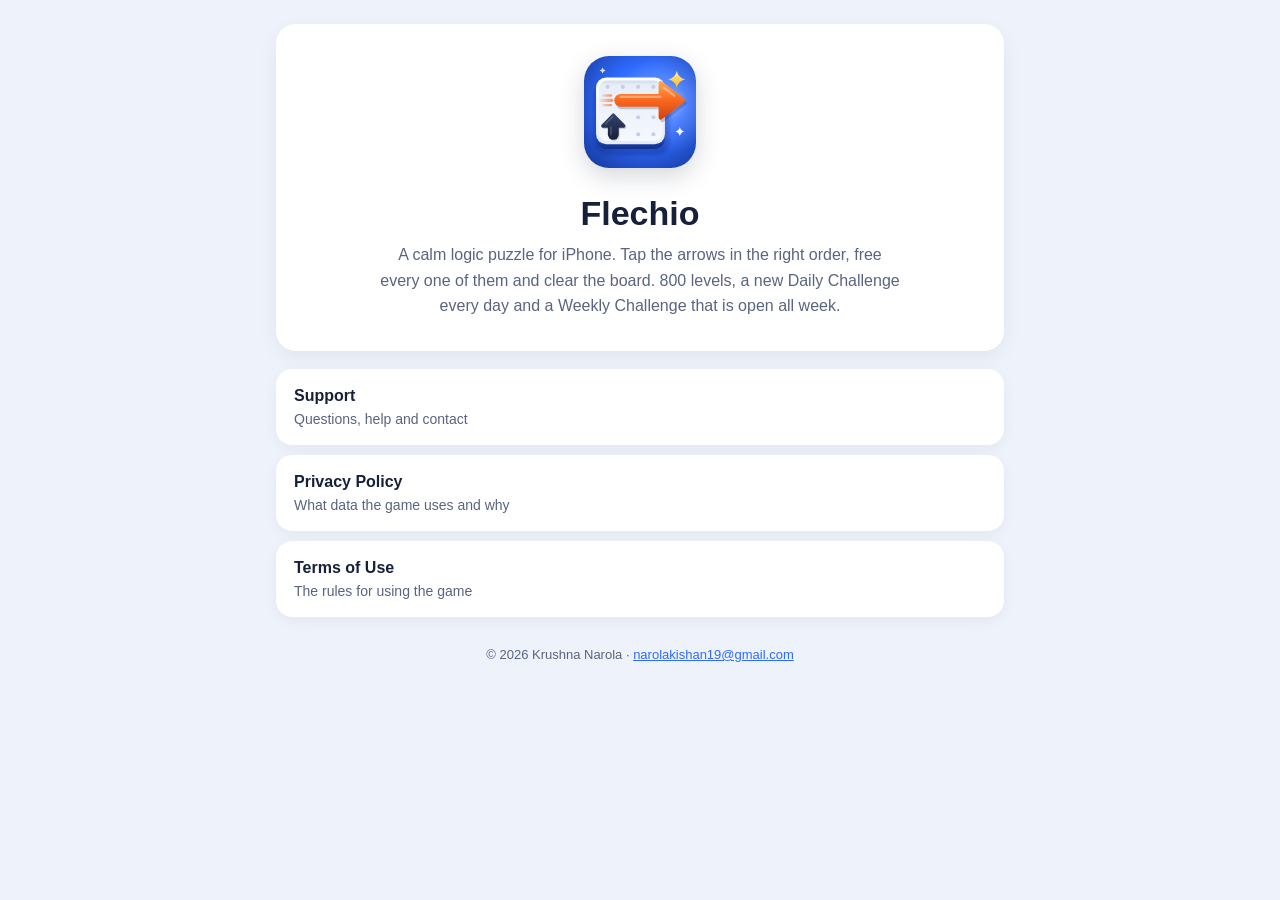
<file: index.html>
<!doctype html>
<html lang="en">
<head>
<meta charset="utf-8">
<meta name="viewport" content="width=device-width, initial-scale=1">
<title>Flechio: Arrow Logic Puzzle</title>
<meta name="description" content="Flechio is a calm logic puzzle for iPhone: tap the arrows in the right order and clear the board.">
<link rel="icon" href="icon.svg" type="image/svg+xml">
<link rel="stylesheet" href="style.css">
</head>
<body>
<div class="wrap">
  <div class="card hero">
    <img src="icon.svg" alt="Flechio app icon">
    <h1>Flechio</h1>
    <p>A calm logic puzzle for iPhone. Tap the arrows in the right order, free every one of them and clear the board. 800 levels, a new Daily Challenge every day and a Weekly Challenge that is open all week.</p>
  </div>
  <div class="links">
    <a href="support.html">Support<span>Questions, help and contact</span></a>
    <a href="privacy.html">Privacy Policy<span>What data the game uses and why</span></a>
    <a href="terms.html">Terms of Use<span>The rules for using the game</span></a>
  </div>
  <footer>© 2026 Krushna Narola · <a href="mailto:narolakishan19@gmail.com">narolakishan19@gmail.com</a></footer>
</div>
</body>
</html>
</file>
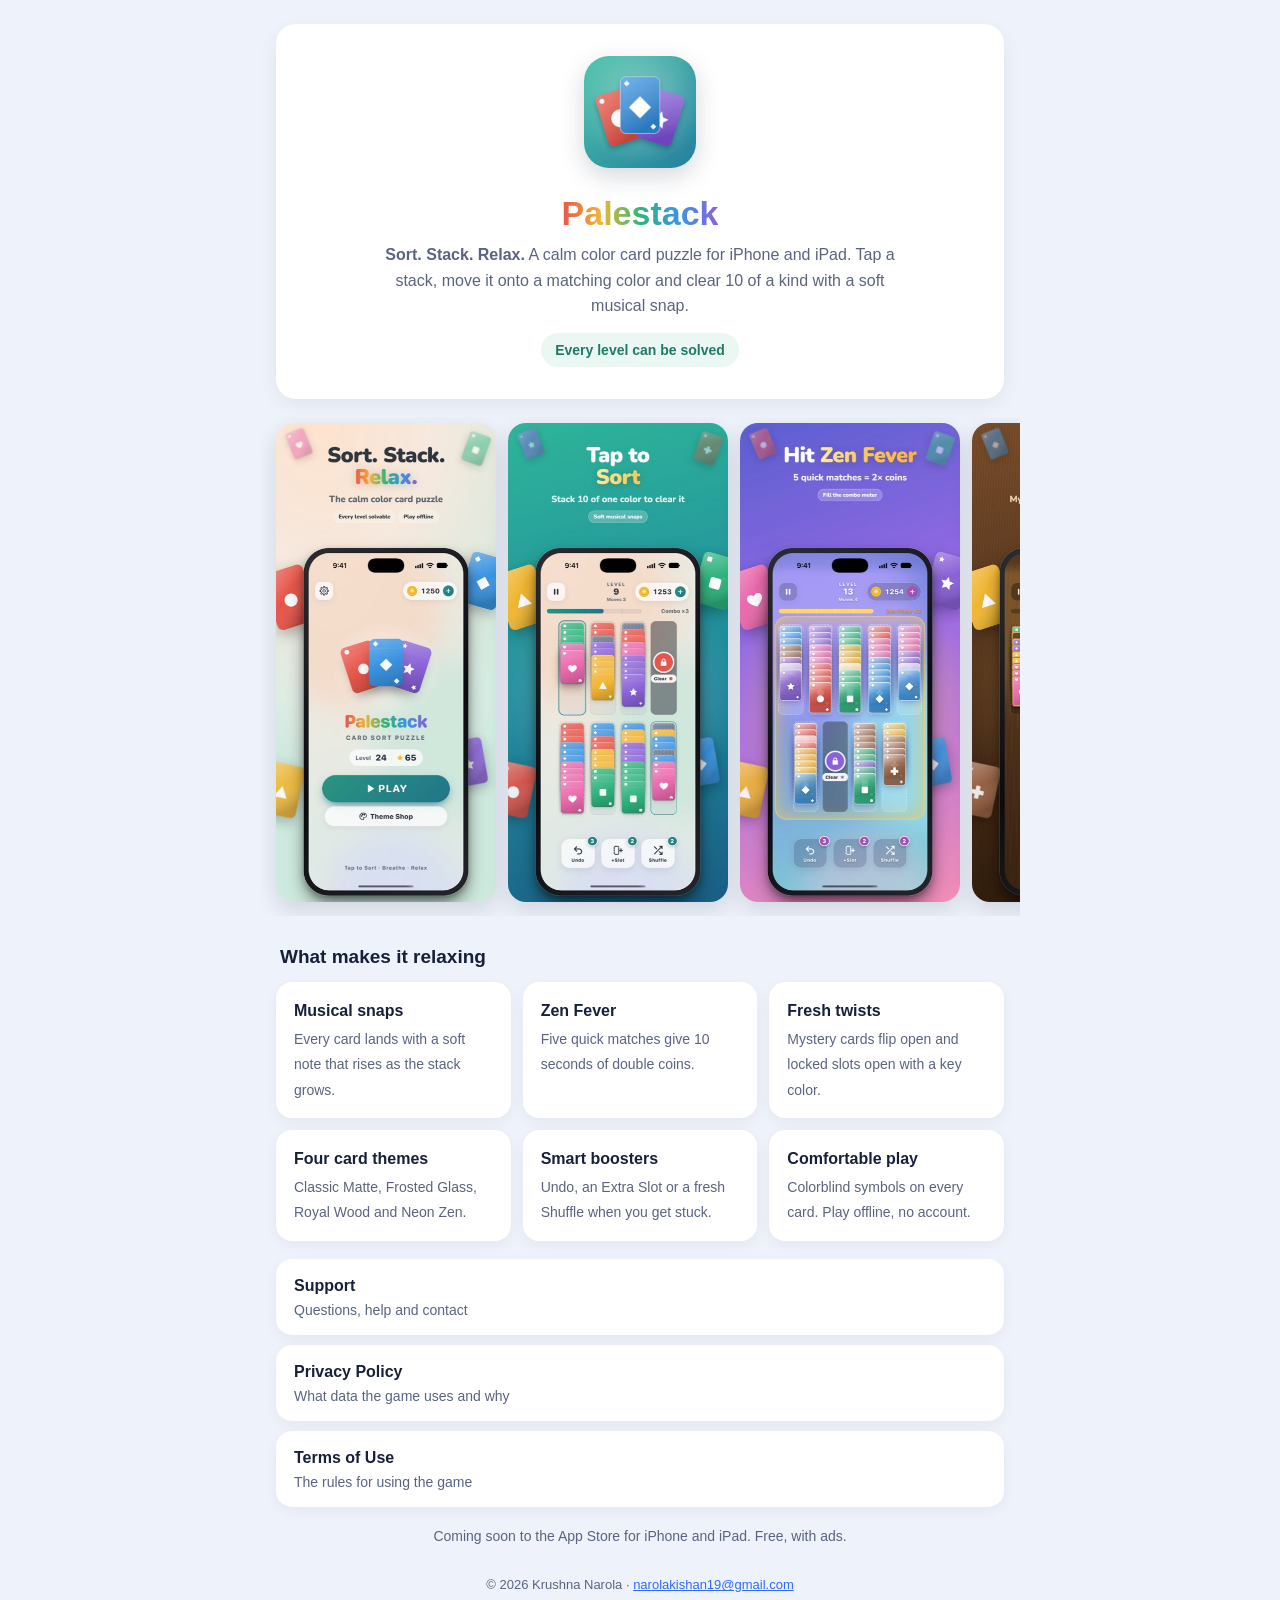
<file: palestack/index.html>
<!doctype html>
<html lang="en">
<head>
<meta charset="utf-8">
<meta name="viewport" content="width=device-width, initial-scale=1">
<title>Palestack: Card Sort Puzzle</title>
<meta name="description" content="Palestack is a calm color card sorting puzzle for iPhone and iPad. Tap a stack, stack 10 of one color to clear it, choose from four card themes and enjoy endless relaxing levels.">
<meta property="og:title" content="Palestack: Card Sort Puzzle">
<meta property="og:description" content="Sort. Stack. Relax. A calm color card puzzle for iPhone and iPad.">
<meta property="og:image" content="https://kishannarola302.github.io/palestack/img/01-home.jpg">
<meta property="og:image:width" content="414">
<meta property="og:image:height" content="900">
<meta property="og:type" content="website">
<meta property="og:url" content="https://kishannarola302.github.io/palestack/">
<meta name="twitter:card" content="summary_large_image">
<link rel="icon" href="icon.svg" type="image/svg+xml">
<link rel="icon" href="img/icon-256.png" type="image/png" sizes="256x256">
<link rel="apple-touch-icon" href="img/icon-256.png">
<link rel="stylesheet" href="../style.css">
<style>
  .hero .tag { margin-top: 14px; display: inline-block; padding: 6px 14px; border-radius: 999px; background: #EAF7F3; color: #1F7A68; font-weight: 700; font-size: 14px; }
  .title-grad { background: linear-gradient(90deg,#E9564B,#F2B632,#2FB57E,#3B95E3,#8B62D9); -webkit-background-clip: text; background-clip: text; color: transparent; }
  .shots { display: flex; gap: 12px; overflow-x: auto; scroll-snap-type: x mandatory; padding: 6px 2px 14px; margin: 18px -16px 0; padding-left: 16px; padding-right: 16px; -webkit-overflow-scrolling: touch; scroll-padding-inline: 16px; }
  .shots img { flex: none; width: 220px; height: auto; border-radius: 18px; scroll-snap-align: start; box-shadow: 0 8px 22px rgba(23,32,58,.14); }
  .feats { display: grid; grid-template-columns: repeat(auto-fit, minmax(210px, 1fr)); gap: 12px; margin-top: 8px; }
  .feat { background: var(--card); border-radius: 16px; padding: 16px 18px; box-shadow: 0 4px 14px rgba(23,32,58,.05); }
  .feat b { display: block; font-size: 16px; margin-bottom: 2px; }
  .feat span { color: var(--muted); font-size: 14px; line-height: 1.5; }
  .soon { text-align: center; margin-top: 18px; color: var(--muted); font-size: 14px; }
  h2.sec { font-size: 19px; margin: 26px 4px 10px; }
</style>
</head>
<body>
<div class="wrap">
  <div class="card hero">
    <img src="img/icon-256.png" alt="Palestack app icon">
    <h1><span class="title-grad">Palestack</span></h1>
    <p><b>Sort. Stack. Relax.</b> A calm color card puzzle for iPhone and iPad. Tap a stack, move it onto a matching color and clear 10 of a kind with a soft musical snap.</p>
    <span class="tag">Every level can be solved</span>
  </div>

  <div class="shots" role="region" aria-label="Screenshots" tabindex="0">
    <img src="img/01-home.jpg" width="414" height="900" alt="Palestack home screen" loading="lazy">
    <img src="img/02-play.jpg" width="414" height="900" alt="Sorting colored card stacks" loading="lazy">
    <img src="img/03-fever.jpg" width="414" height="900" alt="Zen Fever with double coins" loading="lazy">
    <img src="img/04-mystery.jpg" width="414" height="900" alt="Mystery cards and locked slots in the wood theme" loading="lazy">
    <img src="img/05-neon.jpg" width="414" height="900" alt="Neon Zen theme" loading="lazy">
    <img src="img/06-shop.jpg" width="414" height="900" alt="Theme shop with four card styles" loading="lazy">
  </div>

  <h2 class="sec">What makes it relaxing</h2>
  <div class="feats">
    <div class="feat"><b>Musical snaps</b><span>Every card lands with a soft note that rises as the stack grows.</span></div>
    <div class="feat"><b>Zen Fever</b><span>Five quick matches give 10 seconds of double coins.</span></div>
    <div class="feat"><b>Fresh twists</b><span>Mystery cards flip open and locked slots open with a key color.</span></div>
    <div class="feat"><b>Four card themes</b><span>Classic Matte, Frosted Glass, Royal Wood and Neon Zen.</span></div>
    <div class="feat"><b>Smart boosters</b><span>Undo, an Extra Slot or a fresh Shuffle when you get stuck.</span></div>
    <div class="feat"><b>Comfortable play</b><span>Colorblind symbols on every card. Play offline, no account.</span></div>
  </div>

  <div class="links">
    <a href="support.html">Support<span>Questions, help and contact</span></a>
    <a href="privacy.html">Privacy Policy<span>What data the game uses and why</span></a>
    <a href="terms.html">Terms of Use<span>The rules for using the game</span></a>
  </div>
  <p class="soon">Coming soon to the App Store for iPhone and iPad. Free, with ads.</p>
  <footer>© 2026 Krushna Narola · <a href="mailto:narolakishan19@gmail.com">narolakishan19@gmail.com</a></footer>
</div>
</body>
</html>
</file>
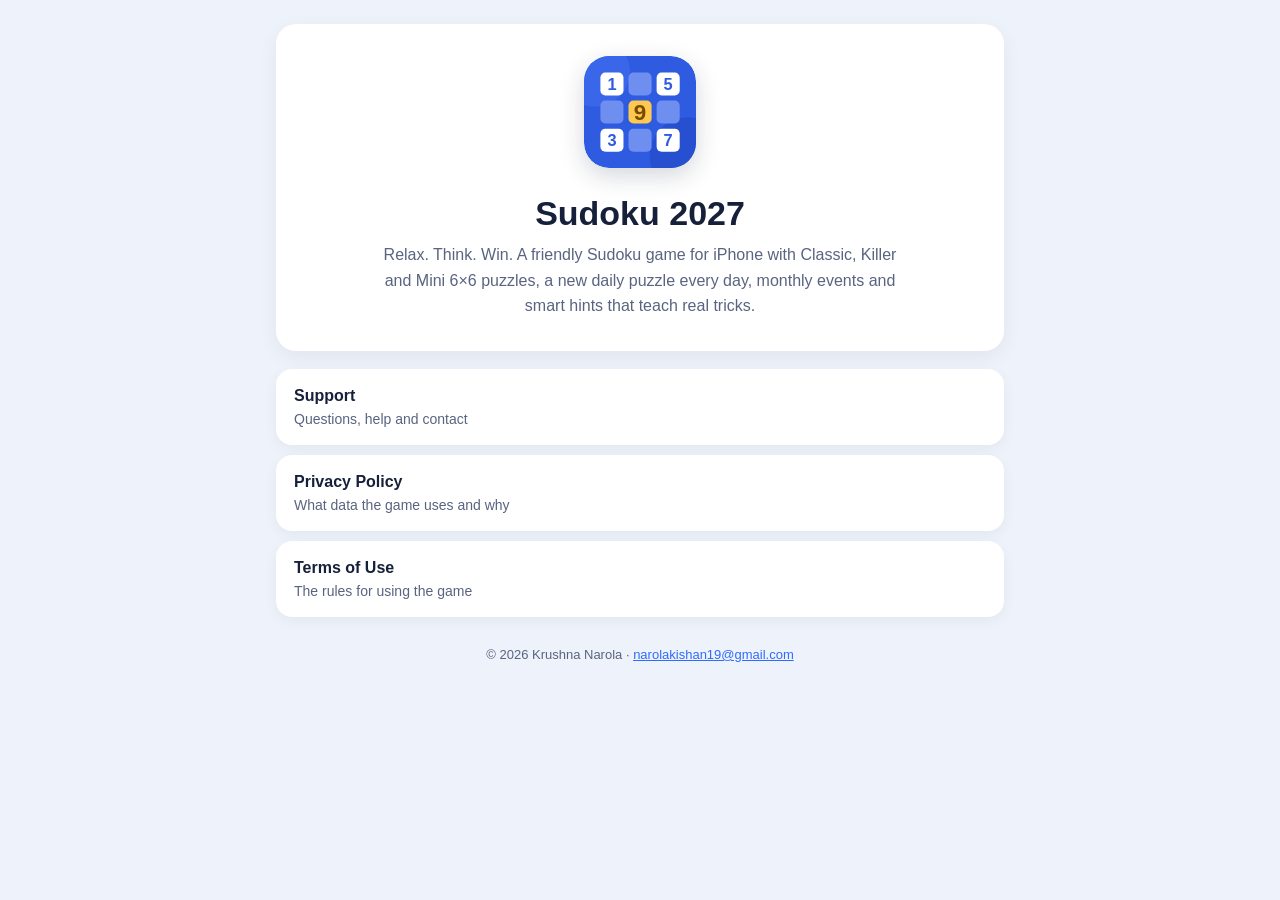
<file: sudoku2027/index.html>
<!doctype html>
<html lang="en">
<head>
<meta charset="utf-8">
<meta name="viewport" content="width=device-width, initial-scale=1">
<title>Sudoku 2027: Brain Numbers</title>
<meta name="description" content="Sudoku 2027 is a relaxing Sudoku game for iPhone with Classic, Killer and Mini 6×6 puzzles, daily puzzles and smart hints.">
<link rel="icon" href="icon.svg" type="image/svg+xml">
<link rel="stylesheet" href="../style.css">
</head>
<body>
<div class="wrap">
  <div class="card hero">
    <img src="icon.svg" alt="Sudoku 2027 app icon">
    <h1>Sudoku 2027</h1>
    <p>Relax. Think. Win. A friendly Sudoku game for iPhone with Classic, Killer and Mini 6×6 puzzles, a new daily puzzle every day, monthly events and smart hints that teach real tricks.</p>
  </div>
  <div class="links">
    <a href="support.html">Support<span>Questions, help and contact</span></a>
    <a href="privacy.html">Privacy Policy<span>What data the game uses and why</span></a>
    <a href="terms.html">Terms of Use<span>The rules for using the game</span></a>
  </div>
  <footer>© 2026 Krushna Narola · <a href="mailto:narolakishan19@gmail.com">narolakishan19@gmail.com</a></footer>
</div>
</body>
</html>
</file>
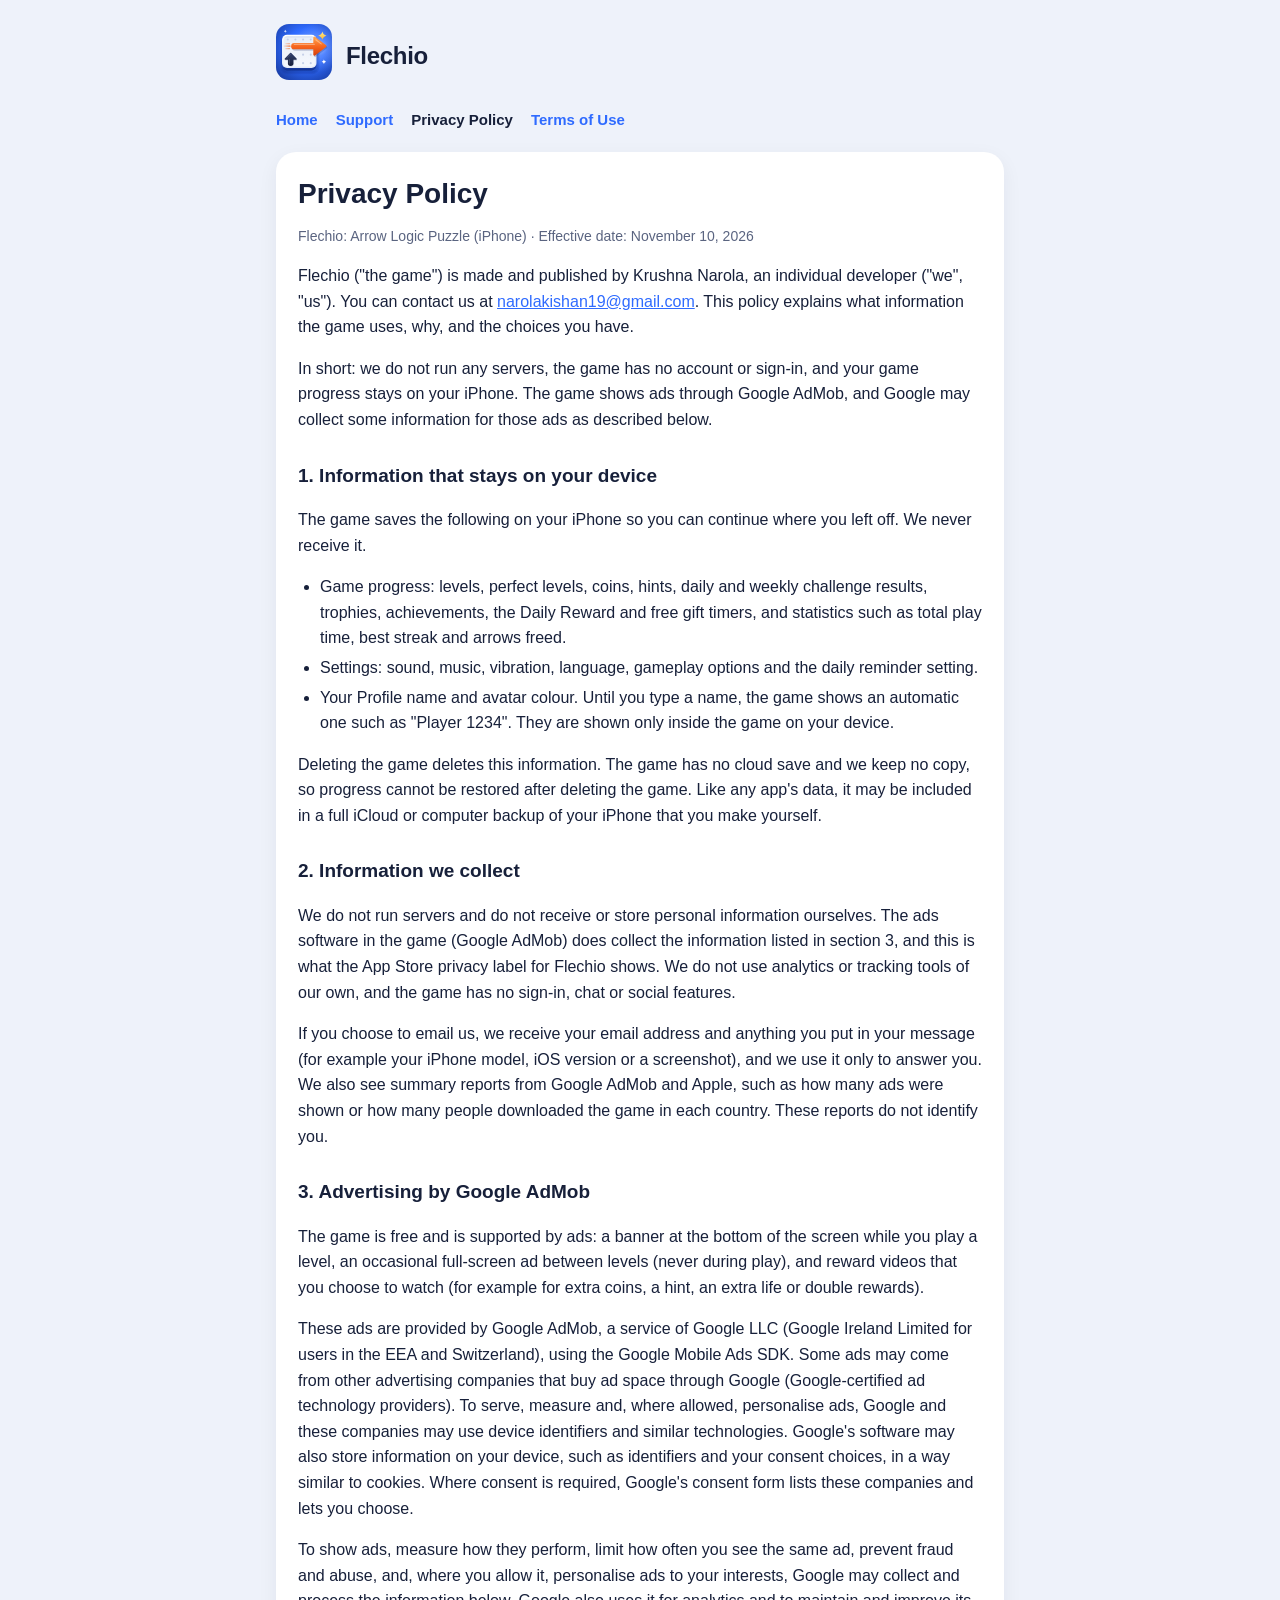
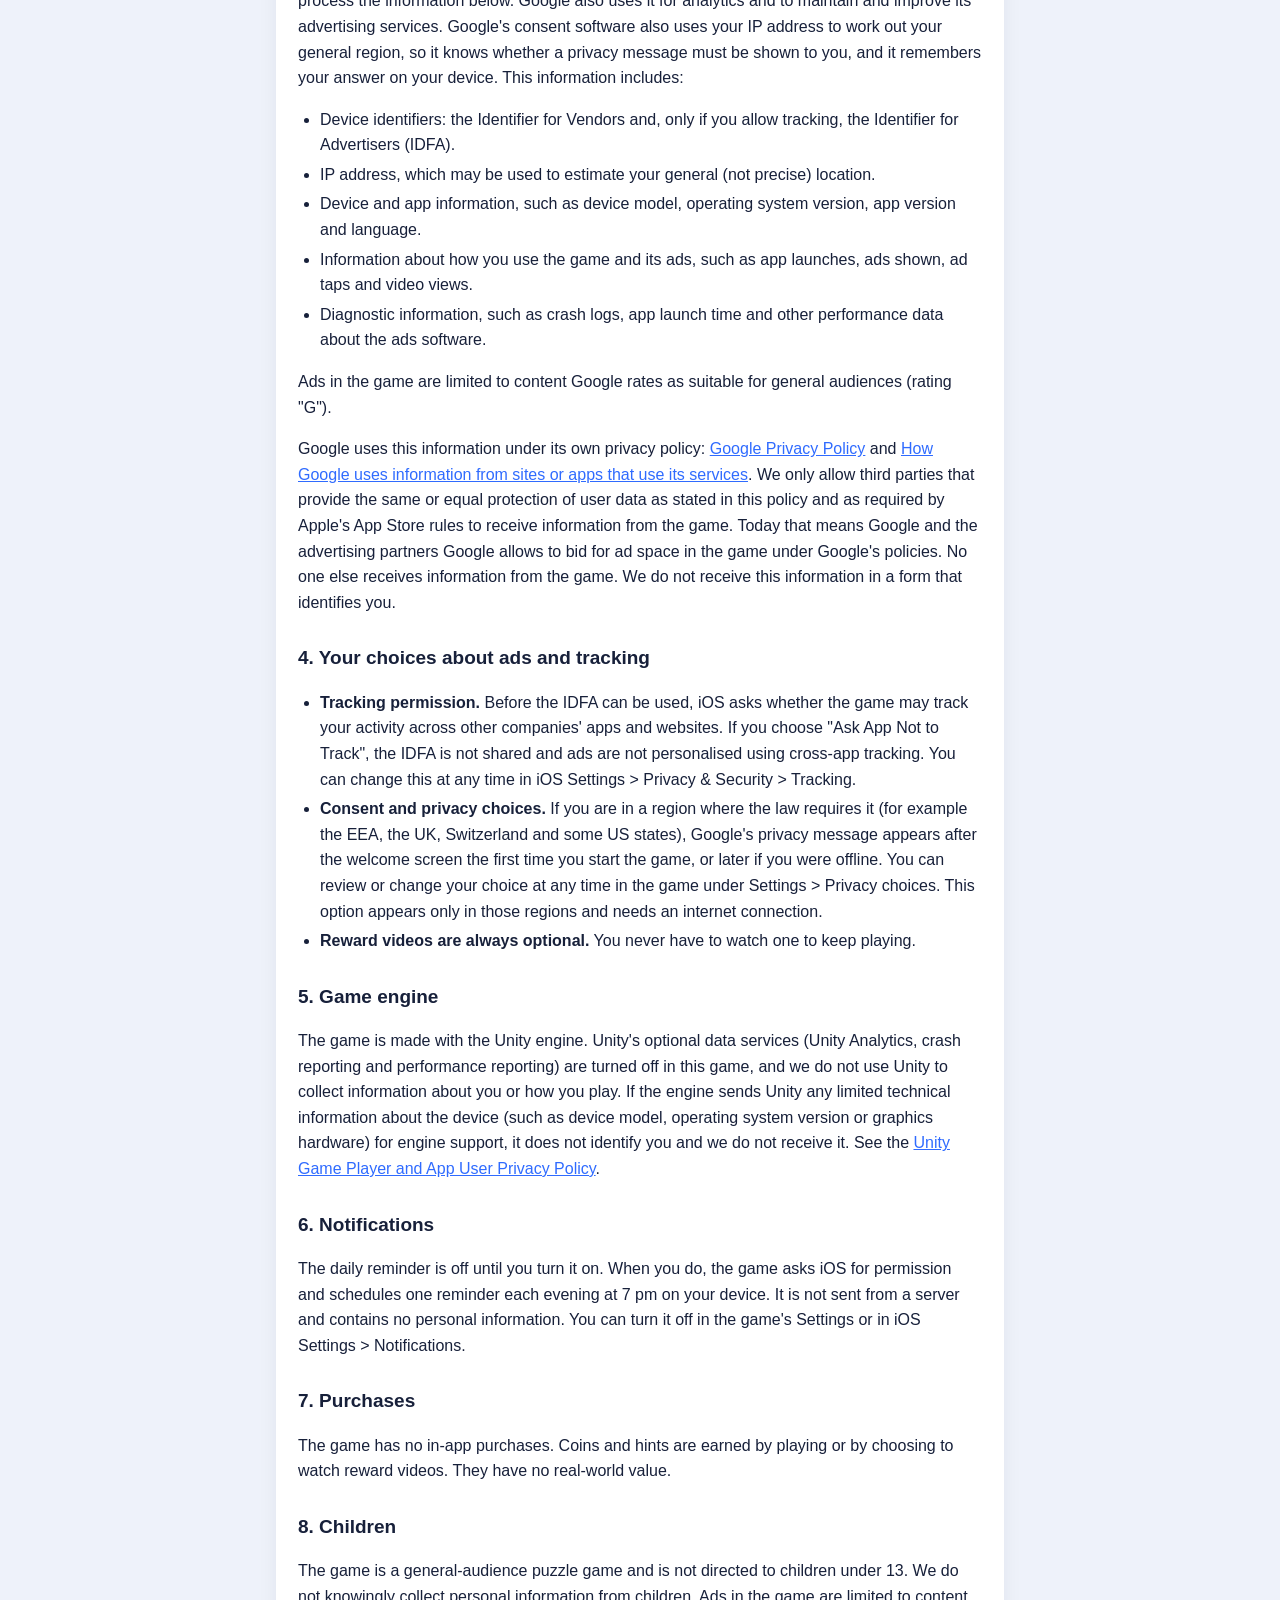
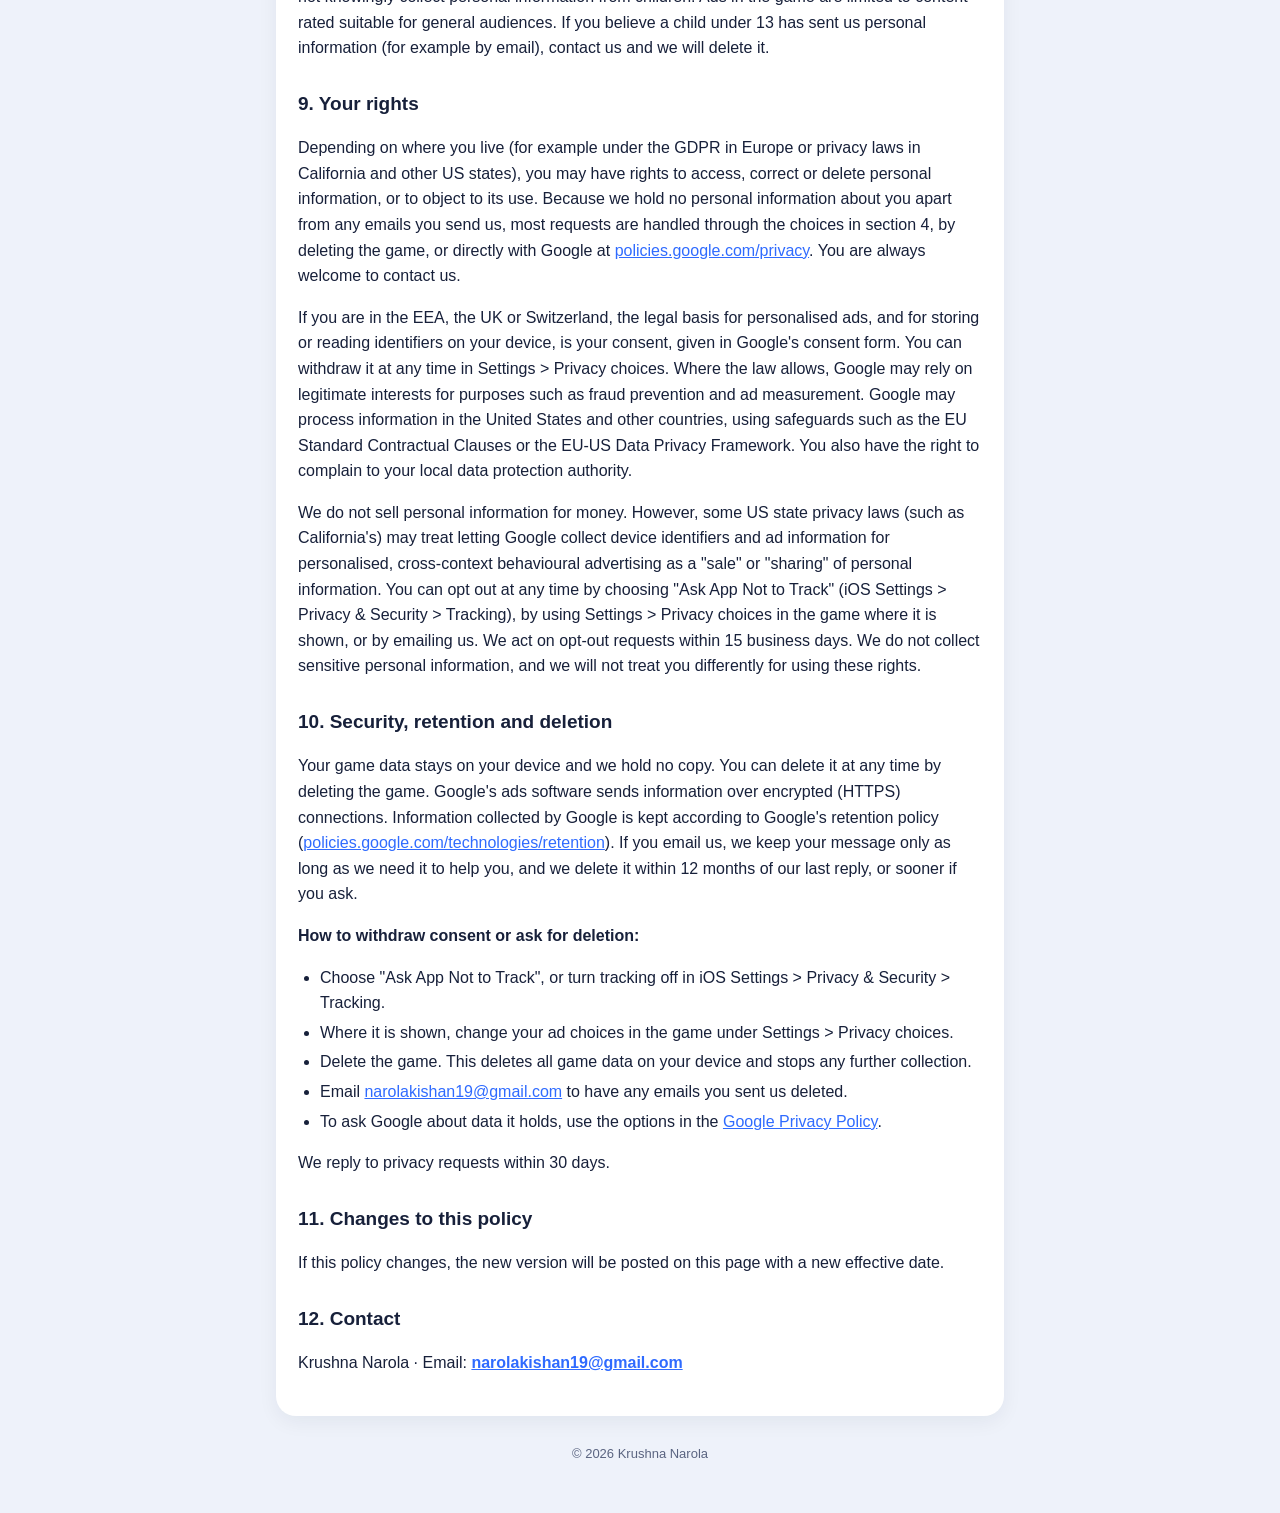
<file: privacy.html>
<!doctype html>
<html lang="en">
<head>
<meta charset="utf-8">
<meta name="viewport" content="width=device-width, initial-scale=1">
<title>Privacy Policy · Flechio</title>
<link rel="icon" href="icon.svg" type="image/svg+xml">
<link rel="stylesheet" href="style.css">
</head>
<body>
<div class="wrap">
  <header><a href="index.html"><img src="icon.svg" alt=""></a><a class="name" href="index.html">Flechio</a></header>
  <nav><a href="index.html">Home</a><a href="support.html">Support</a><a href="privacy.html" aria-current="page">Privacy Policy</a><a href="terms.html">Terms of Use</a></nav>
  <div class="card">
    <h1>Privacy Policy</h1>
    <p class="muted">Flechio: Arrow Logic Puzzle (iPhone) · Effective date: November 10, 2026</p>

    <p>Flechio ("the game") is made and published by Krushna Narola, an individual developer ("we", "us"). You can contact us at <a href="mailto:narolakishan19@gmail.com">narolakishan19@gmail.com</a>. This policy explains what information the game uses, why, and the choices you have.</p>
    <p>In short: we do not run any servers, the game has no account or sign-in, and your game progress stays on your iPhone. The game shows ads through Google AdMob, and Google may collect some information for those ads as described below.</p>

    <h2>1. Information that stays on your device</h2>
    <p>The game saves the following on your iPhone so you can continue where you left off. We never receive it.</p>
    <ul>
      <li>Game progress: levels, perfect levels, coins, hints, daily and weekly challenge results, trophies, achievements, the Daily Reward and free gift timers, and statistics such as total play time, best streak and arrows freed.</li>
      <li>Settings: sound, music, vibration, language, gameplay options and the daily reminder setting.</li>
      <li>Your Profile name and avatar colour. Until you type a name, the game shows an automatic one such as "Player 1234". They are shown only inside the game on your device.</li>
    </ul>
    <p>Deleting the game deletes this information. The game has no cloud save and we keep no copy, so progress cannot be restored after deleting the game. Like any app's data, it may be included in a full iCloud or computer backup of your iPhone that you make yourself.</p>

    <h2>2. Information we collect</h2>
    <p>We do not run servers and do not receive or store personal information ourselves. The ads software in the game (Google AdMob) does collect the information listed in section 3, and this is what the App Store privacy label for Flechio shows. We do not use analytics or tracking tools of our own, and the game has no sign-in, chat or social features.</p>
    <p>If you choose to email us, we receive your email address and anything you put in your message (for example your iPhone model, iOS version or a screenshot), and we use it only to answer you. We also see summary reports from Google AdMob and Apple, such as how many ads were shown or how many people downloaded the game in each country. These reports do not identify you.</p>

    <h2>3. Advertising by Google AdMob</h2>
    <p>The game is free and is supported by ads: a banner at the bottom of the screen while you play a level, an occasional full-screen ad between levels (never during play), and reward videos that you choose to watch (for example for extra coins, a hint, an extra life or double rewards).</p>
    <p>These ads are provided by Google AdMob, a service of Google LLC (Google Ireland Limited for users in the EEA and Switzerland), using the Google Mobile Ads SDK. Some ads may come from other advertising companies that buy ad space through Google (Google-certified ad technology providers). To serve, measure and, where allowed, personalise ads, Google and these companies may use device identifiers and similar technologies. Google's software may also store information on your device, such as identifiers and your consent choices, in a way similar to cookies. Where consent is required, Google's consent form lists these companies and lets you choose.</p>
    <p>To show ads, measure how they perform, limit how often you see the same ad, prevent fraud and abuse, and, where you allow it, personalise ads to your interests, Google may collect and process the information below. Google also uses it for analytics and to maintain and improve its advertising services. Google's consent software also uses your IP address to work out your general region, so it knows whether a privacy message must be shown to you, and it remembers your answer on your device. This information includes:</p>
    <ul>
      <li>Device identifiers: the Identifier for Vendors and, only if you allow tracking, the Identifier for Advertisers (IDFA).</li>
      <li>IP address, which may be used to estimate your general (not precise) location.</li>
      <li>Device and app information, such as device model, operating system version, app version and language.</li>
      <li>Information about how you use the game and its ads, such as app launches, ads shown, ad taps and video views.</li>
      <li>Diagnostic information, such as crash logs, app launch time and other performance data about the ads software.</li>
    </ul>
    <p>Ads in the game are limited to content Google rates as suitable for general audiences (rating "G").</p>
    <p>Google uses this information under its own privacy policy: <a href="https://policies.google.com/privacy">Google Privacy Policy</a> and <a href="https://policies.google.com/technologies/partner-sites">How Google uses information from sites or apps that use its services</a>. We only allow third parties that provide the same or equal protection of user data as stated in this policy and as required by Apple's App Store rules to receive information from the game. Today that means Google and the advertising partners Google allows to bid for ad space in the game under Google's policies. No one else receives information from the game. We do not receive this information in a form that identifies you.</p>

    <h2>4. Your choices about ads and tracking</h2>
    <ul>
      <li><strong>Tracking permission.</strong> Before the IDFA can be used, iOS asks whether the game may track your activity across other companies' apps and websites. If you choose "Ask App Not to Track", the IDFA is not shared and ads are not personalised using cross-app tracking. You can change this at any time in iOS Settings &gt; Privacy &amp; Security &gt; Tracking.</li>
      <li><strong>Consent and privacy choices.</strong> If you are in a region where the law requires it (for example the EEA, the UK, Switzerland and some US states), Google's privacy message appears after the welcome screen the first time you start the game, or later if you were offline. You can review or change your choice at any time in the game under Settings &gt; Privacy choices. This option appears only in those regions and needs an internet connection.</li>
      <li><strong>Reward videos are always optional.</strong> You never have to watch one to keep playing.</li>
    </ul>

    <h2>5. Game engine</h2>
    <p>The game is made with the Unity engine. Unity's optional data services (Unity Analytics, crash reporting and performance reporting) are turned off in this game, and we do not use Unity to collect information about you or how you play. If the engine sends Unity any limited technical information about the device (such as device model, operating system version or graphics hardware) for engine support, it does not identify you and we do not receive it. See the <a href="https://unity.com/legal/game-player-and-app-user-privacy-policy">Unity Game Player and App User Privacy Policy</a>.</p>

    <h2>6. Notifications</h2>
    <p>The daily reminder is off until you turn it on. When you do, the game asks iOS for permission and schedules one reminder each evening at 7 pm on your device. It is not sent from a server and contains no personal information. You can turn it off in the game's Settings or in iOS Settings &gt; Notifications.</p>

    <h2>7. Purchases</h2>
    <p>The game has no in-app purchases. Coins and hints are earned by playing or by choosing to watch reward videos. They have no real-world value.</p>

    <h2>8. Children</h2>
    <p>The game is a general-audience puzzle game and is not directed to children under 13. We do not knowingly collect personal information from children. Ads in the game are limited to content rated suitable for general audiences. If you believe a child under 13 has sent us personal information (for example by email), contact us and we will delete it.</p>

    <h2>9. Your rights</h2>
    <p>Depending on where you live (for example under the GDPR in Europe or privacy laws in California and other US states), you may have rights to access, correct or delete personal information, or to object to its use. Because we hold no personal information about you apart from any emails you send us, most requests are handled through the choices in section 4, by deleting the game, or directly with Google at <a href="https://policies.google.com/privacy">policies.google.com/privacy</a>. You are always welcome to contact us.</p>
    <p>If you are in the EEA, the UK or Switzerland, the legal basis for personalised ads, and for storing or reading identifiers on your device, is your consent, given in Google's consent form. You can withdraw it at any time in Settings &gt; Privacy choices. Where the law allows, Google may rely on legitimate interests for purposes such as fraud prevention and ad measurement. Google may process information in the United States and other countries, using safeguards such as the EU Standard Contractual Clauses or the EU-US Data Privacy Framework. You also have the right to complain to your local data protection authority.</p>
    <p>We do not sell personal information for money. However, some US state privacy laws (such as California's) may treat letting Google collect device identifiers and ad information for personalised, cross-context behavioural advertising as a "sale" or "sharing" of personal information. You can opt out at any time by choosing "Ask App Not to Track" (iOS Settings &gt; Privacy &amp; Security &gt; Tracking), by using Settings &gt; Privacy choices in the game where it is shown, or by emailing us. We act on opt-out requests within 15 business days. We do not collect sensitive personal information, and we will not treat you differently for using these rights.</p>

    <h2>10. Security, retention and deletion</h2>
    <p>Your game data stays on your device and we hold no copy. You can delete it at any time by deleting the game. Google's ads software sends information over encrypted (HTTPS) connections. Information collected by Google is kept according to Google's retention policy (<a href="https://policies.google.com/technologies/retention">policies.google.com/technologies/retention</a>). If you email us, we keep your message only as long as we need it to help you, and we delete it within 12 months of our last reply, or sooner if you ask.</p>
    <p><strong>How to withdraw consent or ask for deletion:</strong></p>
    <ul>
      <li>Choose "Ask App Not to Track", or turn tracking off in iOS Settings &gt; Privacy &amp; Security &gt; Tracking.</li>
      <li>Where it is shown, change your ad choices in the game under Settings &gt; Privacy choices.</li>
      <li>Delete the game. This deletes all game data on your device and stops any further collection.</li>
      <li>Email <a href="mailto:narolakishan19@gmail.com">narolakishan19@gmail.com</a> to have any emails you sent us deleted.</li>
      <li>To ask Google about data it holds, use the options in the <a href="https://policies.google.com/privacy">Google Privacy Policy</a>.</li>
    </ul>
    <p>We reply to privacy requests within 30 days.</p>

    <h2>11. Changes to this policy</h2>
    <p>If this policy changes, the new version will be posted on this page with a new effective date.</p>

    <h2>12. Contact</h2>
    <p>Krushna Narola · Email: <a class="mail" href="mailto:narolakishan19@gmail.com">narolakishan19@gmail.com</a></p>
  </div>
  <footer>© 2026 Krushna Narola</footer>
</div>
</body>
</html>
</file>
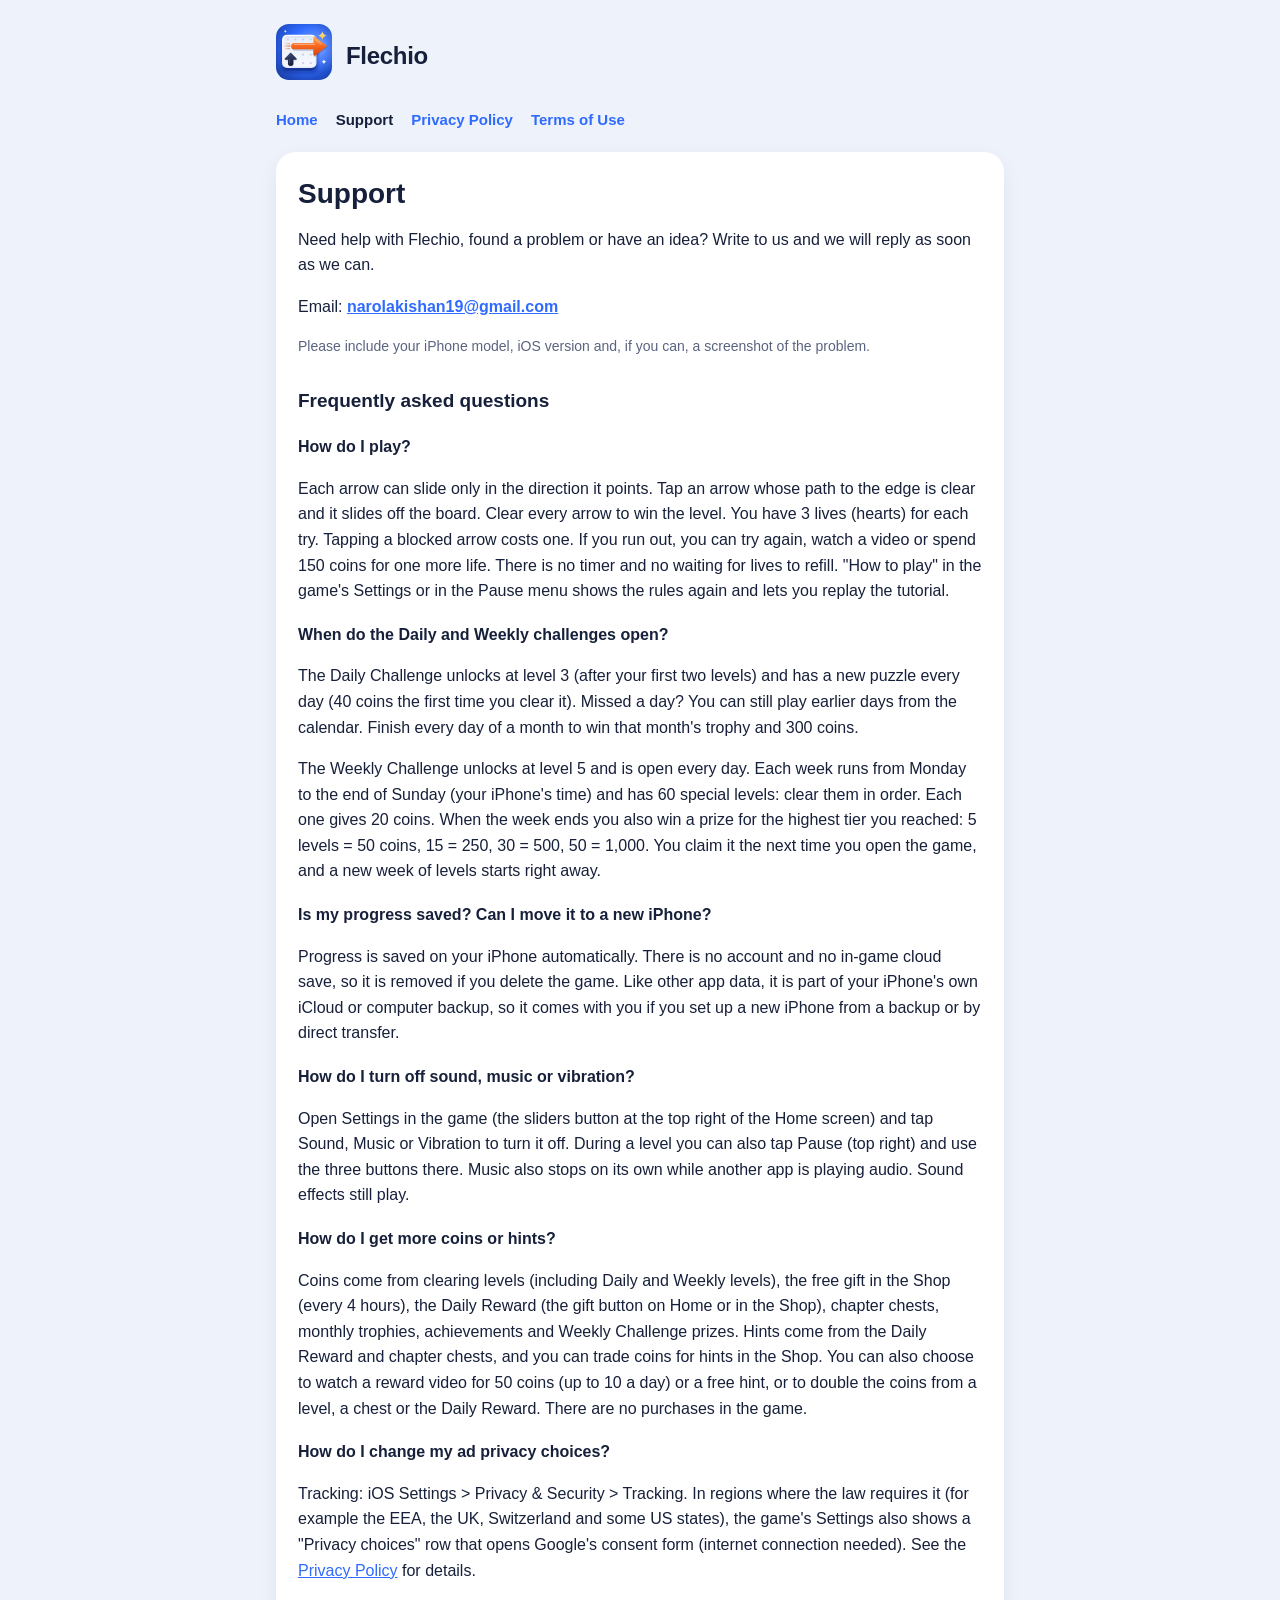
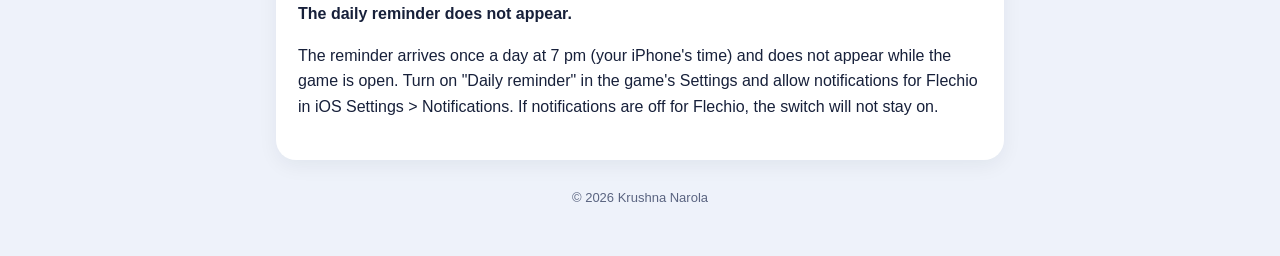
<file: support.html>
<!doctype html>
<html lang="en">
<head>
<meta charset="utf-8">
<meta name="viewport" content="width=device-width, initial-scale=1">
<title>Support · Flechio</title>
<link rel="icon" href="icon.svg" type="image/svg+xml">
<link rel="stylesheet" href="style.css">
</head>
<body>
<div class="wrap">
  <header><a href="index.html"><img src="icon.svg" alt=""></a><a class="name" href="index.html">Flechio</a></header>
  <nav><a href="index.html">Home</a><a href="support.html" aria-current="page">Support</a><a href="privacy.html">Privacy Policy</a><a href="terms.html">Terms of Use</a></nav>
  <div class="card">
    <h1>Support</h1>
    <p>Need help with Flechio, found a problem or have an idea? Write to us and we will reply as soon as we can.</p>
    <p>Email: <a class="mail" href="mailto:narolakishan19@gmail.com?subject=Flechio%20support">narolakishan19@gmail.com</a></p>
    <p class="muted">Please include your iPhone model, iOS version and, if you can, a screenshot of the problem.</p>

    <h2>Frequently asked questions</h2>

    <h3>How do I play?</h3>
    <p>Each arrow can slide only in the direction it points. Tap an arrow whose path to the edge is clear and it slides off the board. Clear every arrow to win the level. You have 3 lives (hearts) for each try. Tapping a blocked arrow costs one. If you run out, you can try again, watch a video or spend 150 coins for one more life. There is no timer and no waiting for lives to refill. "How to play" in the game's Settings or in the Pause menu shows the rules again and lets you replay the tutorial.</p>

    <h3>When do the Daily and Weekly challenges open?</h3>
    <p>The Daily Challenge unlocks at level 3 (after your first two levels) and has a new puzzle every day (40 coins the first time you clear it). Missed a day? You can still play earlier days from the calendar. Finish every day of a month to win that month's trophy and 300 coins.</p>
    <p>The Weekly Challenge unlocks at level 5 and is open every day. Each week runs from Monday to the end of Sunday (your iPhone's time) and has 60 special levels: clear them in order. Each one gives 20 coins. When the week ends you also win a prize for the highest tier you reached: 5 levels = 50 coins, 15 = 250, 30 = 500, 50 = 1,000. You claim it the next time you open the game, and a new week of levels starts right away.</p>

    <h3>Is my progress saved? Can I move it to a new iPhone?</h3>
    <p>Progress is saved on your iPhone automatically. There is no account and no in-game cloud save, so it is removed if you delete the game. Like other app data, it is part of your iPhone's own iCloud or computer backup, so it comes with you if you set up a new iPhone from a backup or by direct transfer.</p>

    <h3>How do I turn off sound, music or vibration?</h3>
    <p>Open Settings in the game (the sliders button at the top right of the Home screen) and tap Sound, Music or Vibration to turn it off. During a level you can also tap Pause (top right) and use the three buttons there. Music also stops on its own while another app is playing audio. Sound effects still play.</p>

    <h3>How do I get more coins or hints?</h3>
    <p>Coins come from clearing levels (including Daily and Weekly levels), the free gift in the Shop (every 4 hours), the Daily Reward (the gift button on Home or in the Shop), chapter chests, monthly trophies, achievements and Weekly Challenge prizes. Hints come from the Daily Reward and chapter chests, and you can trade coins for hints in the Shop. You can also choose to watch a reward video for 50 coins (up to 10 a day) or a free hint, or to double the coins from a level, a chest or the Daily Reward. There are no purchases in the game.</p>

    <h3>How do I change my ad privacy choices?</h3>
    <p>Tracking: iOS Settings &gt; Privacy &amp; Security &gt; Tracking. In regions where the law requires it (for example the EEA, the UK, Switzerland and some US states), the game's Settings also shows a "Privacy choices" row that opens Google's consent form (internet connection needed). See the <a href="privacy.html">Privacy Policy</a> for details.</p>

    <h3>The daily reminder does not appear.</h3>
    <p>The reminder arrives once a day at 7 pm (your iPhone's time) and does not appear while the game is open. Turn on "Daily reminder" in the game's Settings and allow notifications for Flechio in iOS Settings &gt; Notifications. If notifications are off for Flechio, the switch will not stay on.</p>
  </div>
  <footer>© 2026 Krushna Narola</footer>
</div>
</body>
</html>
</file>
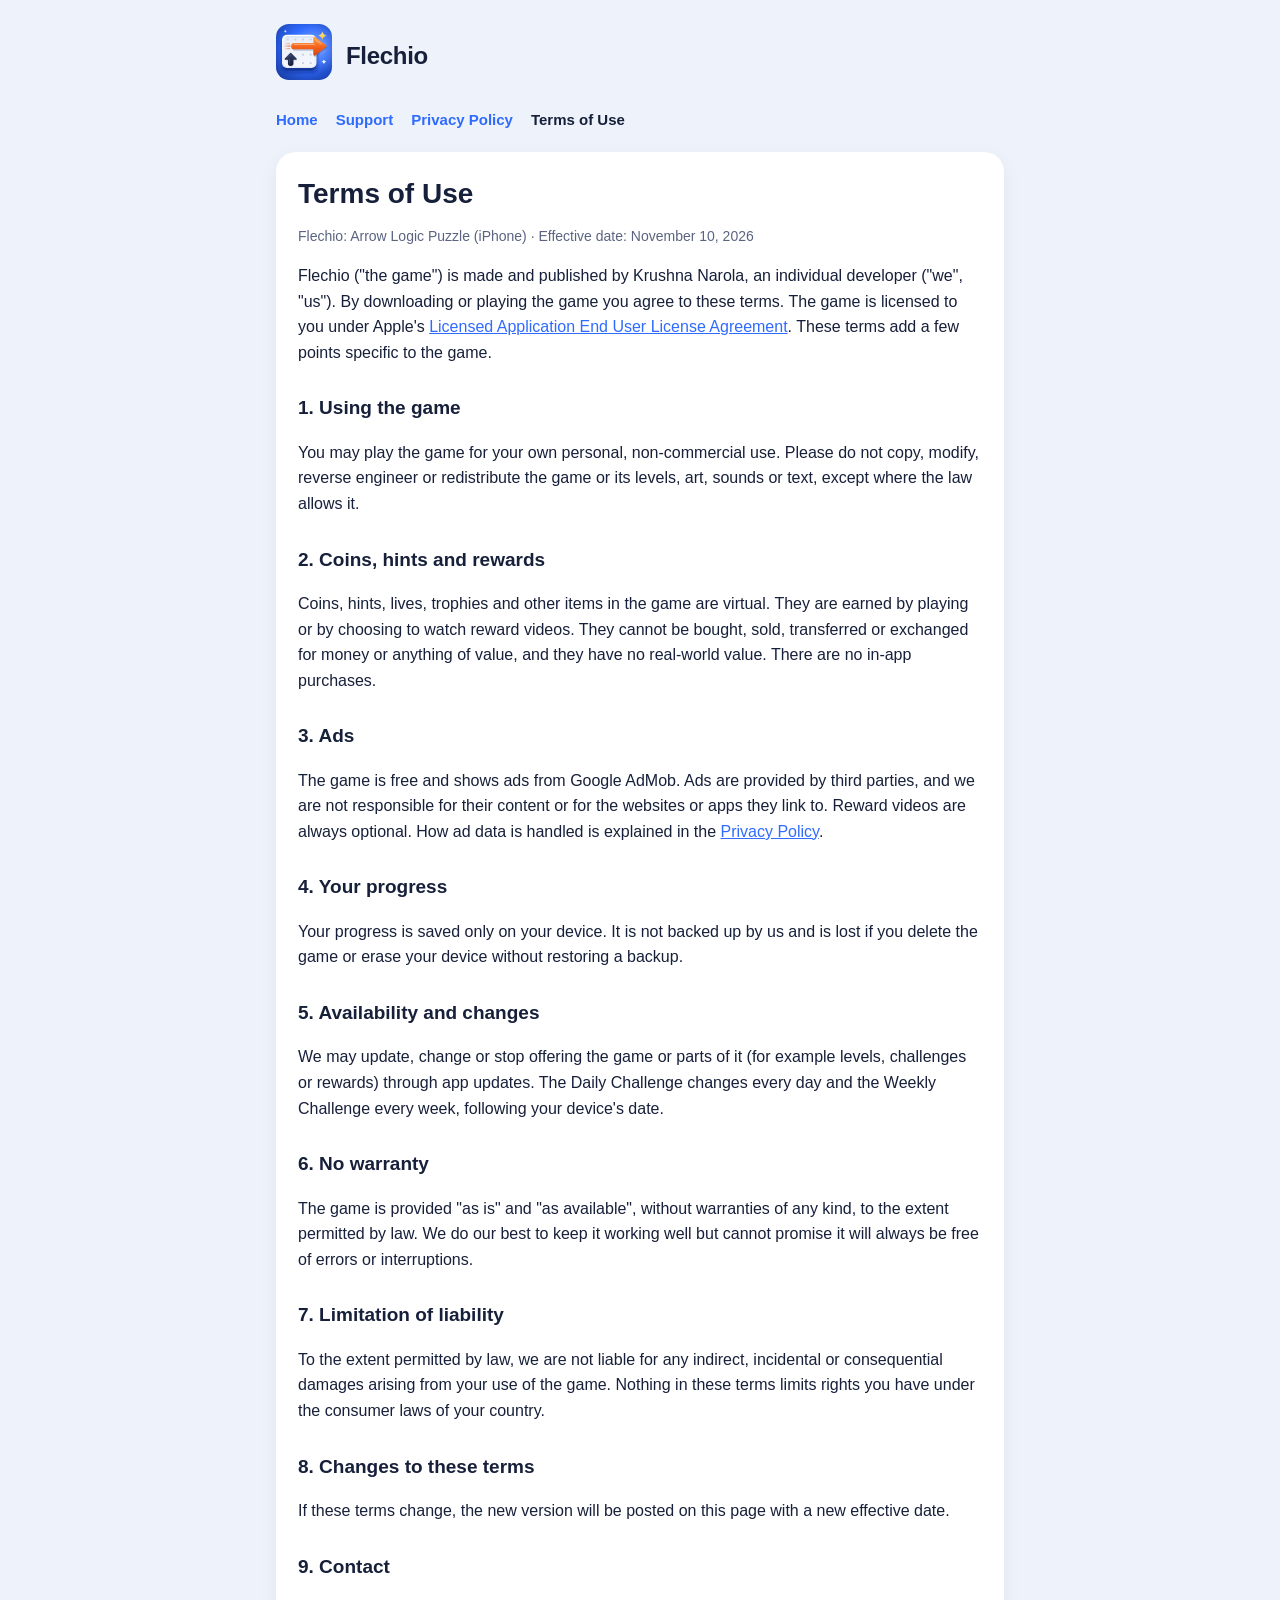
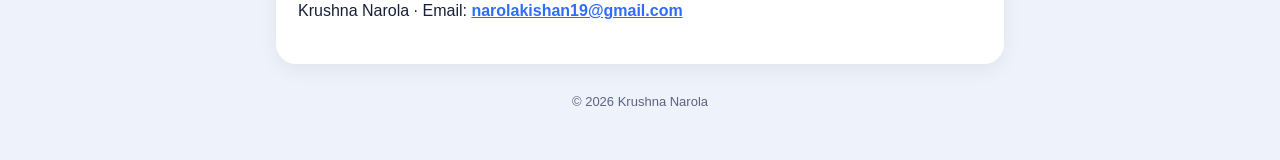
<file: terms.html>
<!doctype html>
<html lang="en">
<head>
<meta charset="utf-8">
<meta name="viewport" content="width=device-width, initial-scale=1">
<title>Terms of Use · Flechio</title>
<link rel="icon" href="icon.svg" type="image/svg+xml">
<link rel="stylesheet" href="style.css">
</head>
<body>
<div class="wrap">
  <header><a href="index.html"><img src="icon.svg" alt=""></a><a class="name" href="index.html">Flechio</a></header>
  <nav><a href="index.html">Home</a><a href="support.html">Support</a><a href="privacy.html">Privacy Policy</a><a href="terms.html" aria-current="page">Terms of Use</a></nav>
  <div class="card">
    <h1>Terms of Use</h1>
    <p class="muted">Flechio: Arrow Logic Puzzle (iPhone) · Effective date: November 10, 2026</p>

    <p>Flechio ("the game") is made and published by Krushna Narola, an individual developer ("we", "us"). By downloading or playing the game you agree to these terms. The game is licensed to you under Apple's <a href="https://www.apple.com/legal/internet-services/itunes/dev/stdeula/">Licensed Application End User License Agreement</a>. These terms add a few points specific to the game.</p>

    <h2>1. Using the game</h2>
    <p>You may play the game for your own personal, non-commercial use. Please do not copy, modify, reverse engineer or redistribute the game or its levels, art, sounds or text, except where the law allows it.</p>

    <h2>2. Coins, hints and rewards</h2>
    <p>Coins, hints, lives, trophies and other items in the game are virtual. They are earned by playing or by choosing to watch reward videos. They cannot be bought, sold, transferred or exchanged for money or anything of value, and they have no real-world value. There are no in-app purchases.</p>

    <h2>3. Ads</h2>
    <p>The game is free and shows ads from Google AdMob. Ads are provided by third parties, and we are not responsible for their content or for the websites or apps they link to. Reward videos are always optional. How ad data is handled is explained in the <a href="privacy.html">Privacy Policy</a>.</p>

    <h2>4. Your progress</h2>
    <p>Your progress is saved only on your device. It is not backed up by us and is lost if you delete the game or erase your device without restoring a backup.</p>

    <h2>5. Availability and changes</h2>
    <p>We may update, change or stop offering the game or parts of it (for example levels, challenges or rewards) through app updates. The Daily Challenge changes every day and the Weekly Challenge every week, following your device's date.</p>

    <h2>6. No warranty</h2>
    <p>The game is provided "as is" and "as available", without warranties of any kind, to the extent permitted by law. We do our best to keep it working well but cannot promise it will always be free of errors or interruptions.</p>

    <h2>7. Limitation of liability</h2>
    <p>To the extent permitted by law, we are not liable for any indirect, incidental or consequential damages arising from your use of the game. Nothing in these terms limits rights you have under the consumer laws of your country.</p>

    <h2>8. Changes to these terms</h2>
    <p>If these terms change, the new version will be posted on this page with a new effective date.</p>

    <h2>9. Contact</h2>
    <p>Krushna Narola · Email: <a class="mail" href="mailto:narolakishan19@gmail.com">narolakishan19@gmail.com</a></p>
  </div>
  <footer>© 2026 Krushna Narola</footer>
</div>
</body>
</html>
</file>
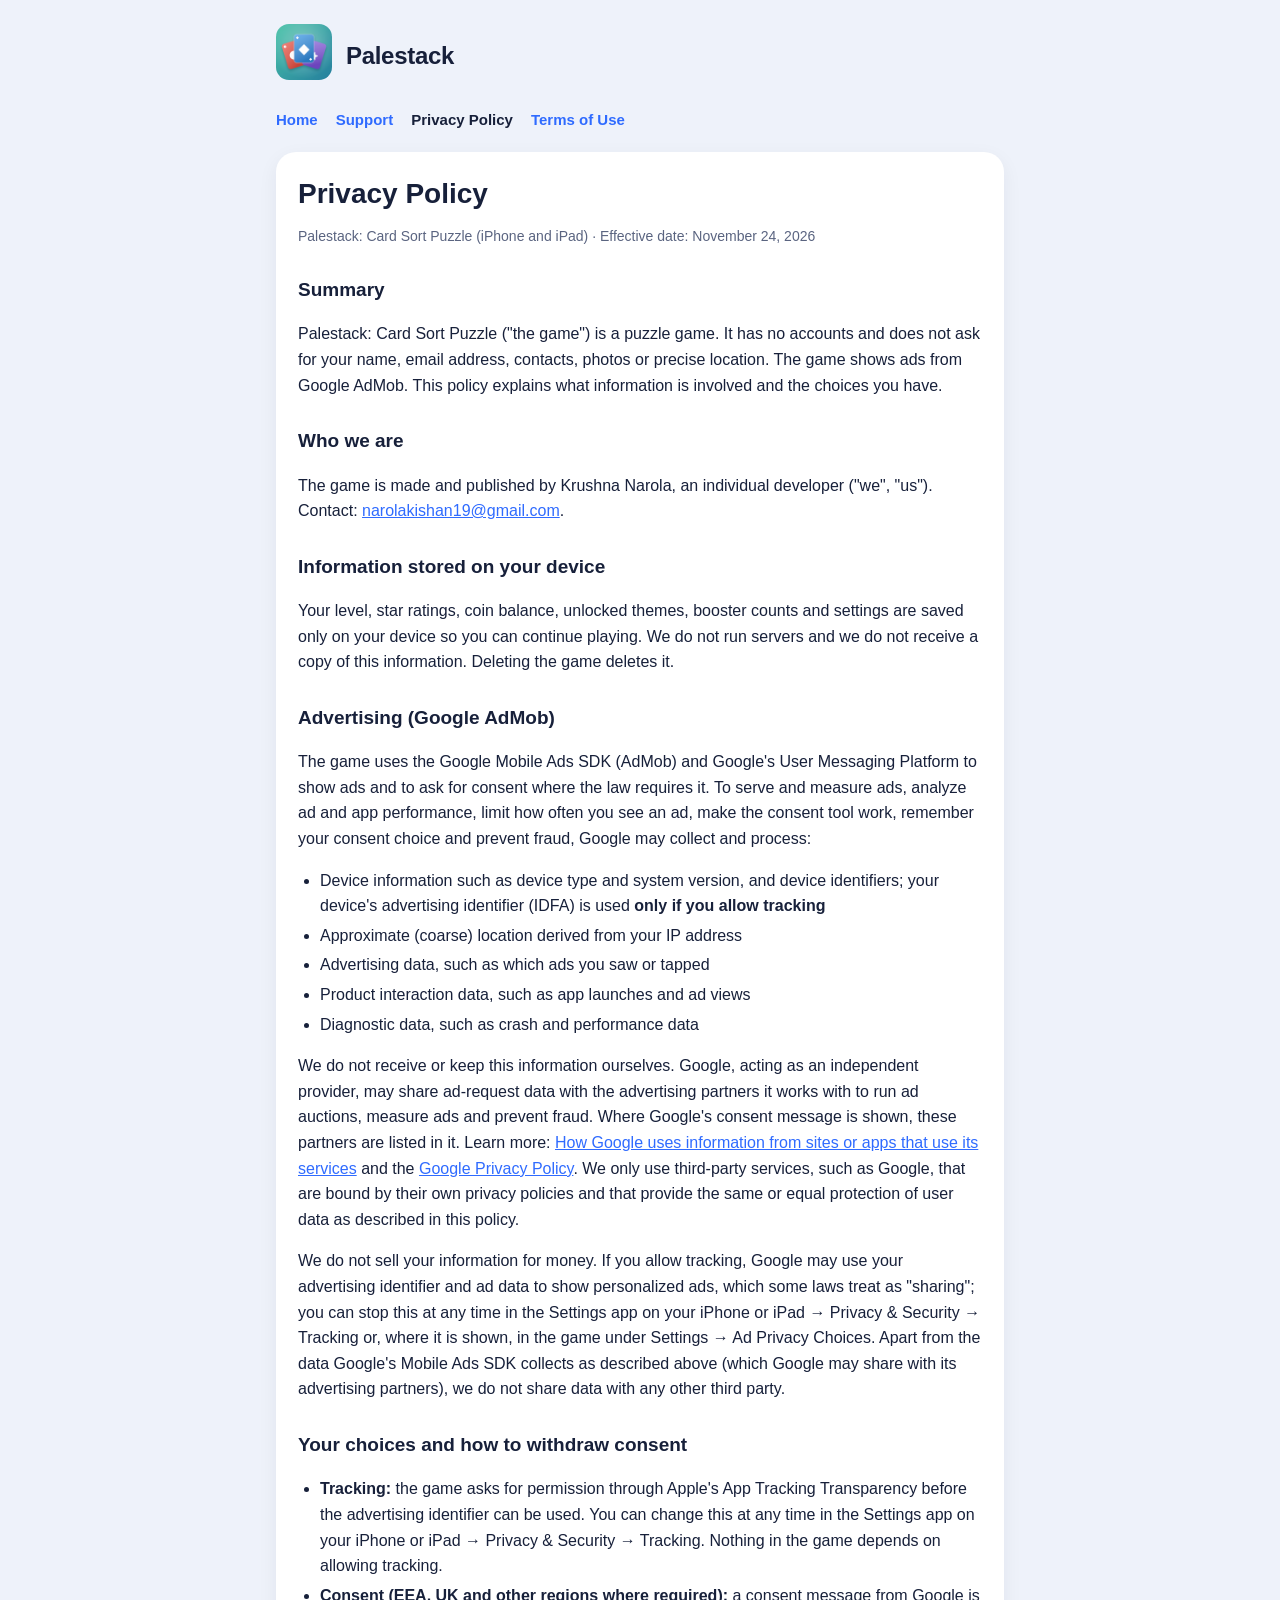
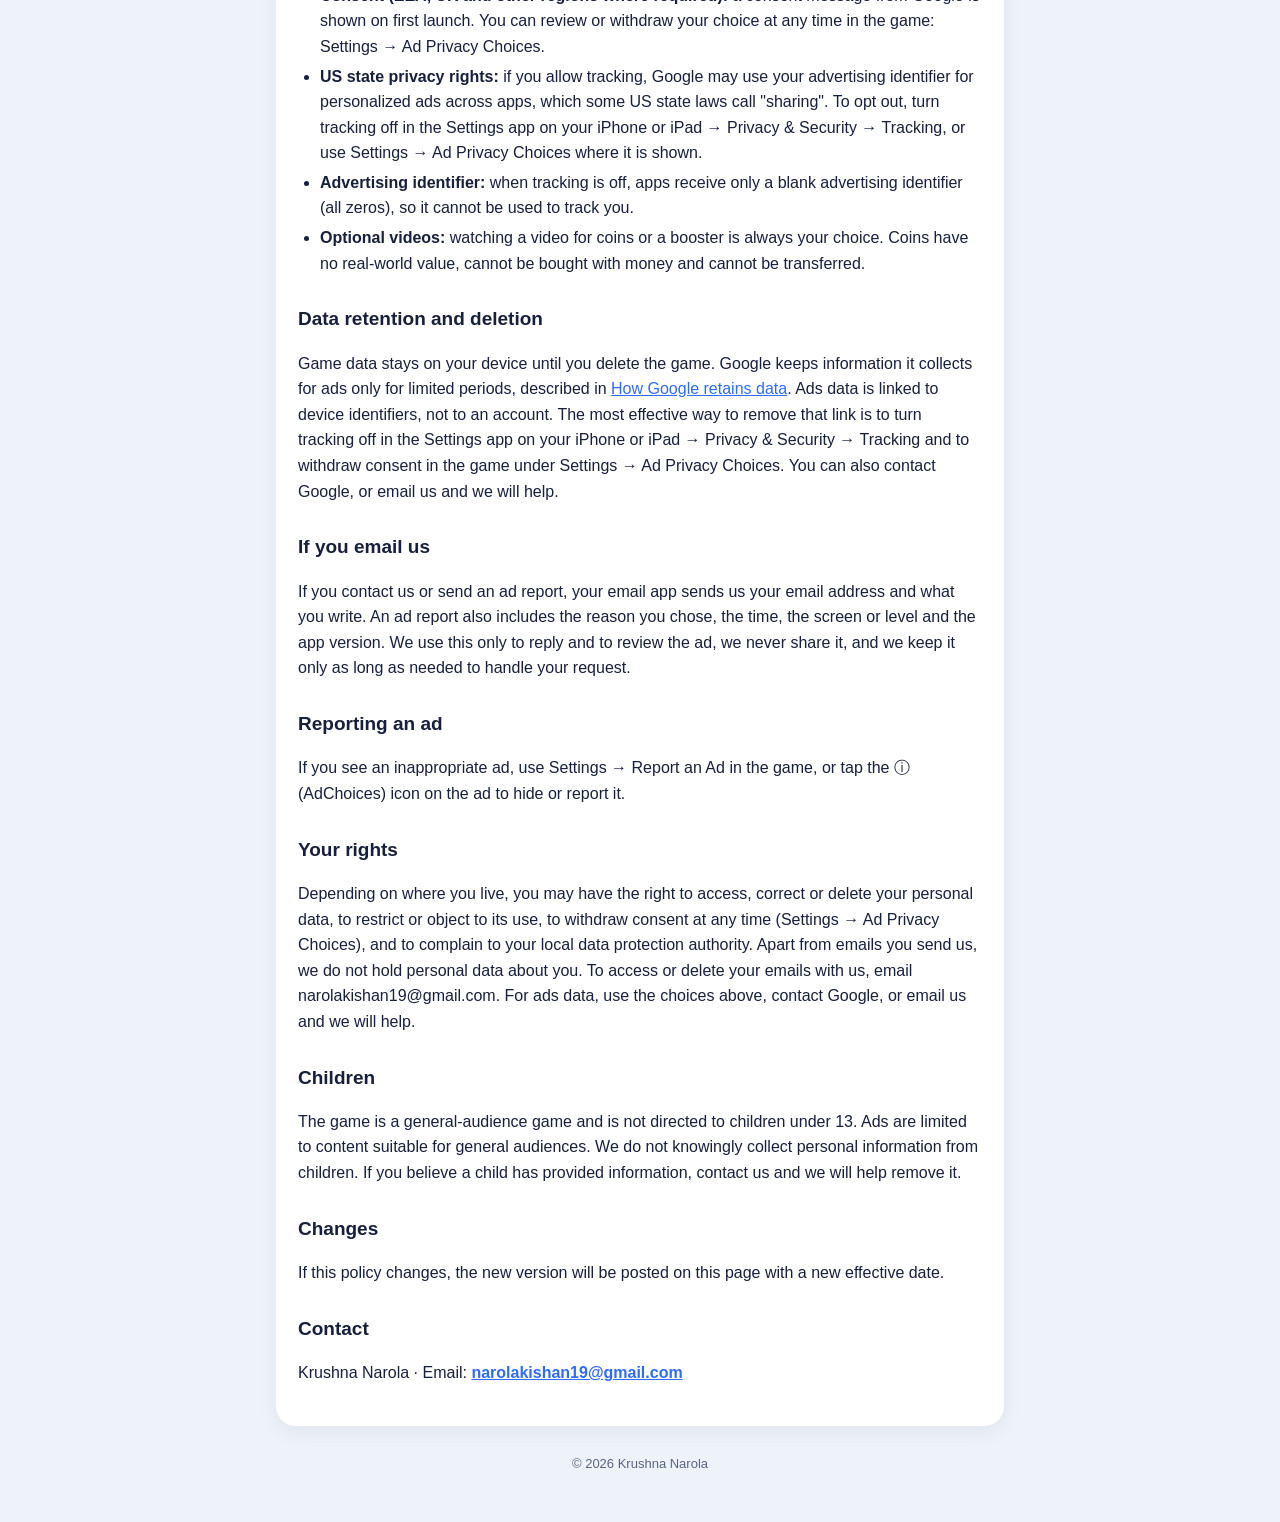
<file: palestack/privacy.html>
<!doctype html>
<html lang="en">
<head>
<meta charset="utf-8">
<meta name="viewport" content="width=device-width, initial-scale=1">
<title>Privacy Policy · Palestack: Card Sort Puzzle</title>
<meta name="description" content="Privacy Policy for Palestack: Card Sort Puzzle, a puzzle game for iPhone and iPad.">
<link rel="icon" href="icon.svg" type="image/svg+xml">
<link rel="icon" href="img/icon-256.png" type="image/png" sizes="256x256">
<link rel="apple-touch-icon" href="img/icon-256.png">
<link rel="stylesheet" href="../style.css">
</head>
<body>
<div class="wrap">
  <header><a href="index.html" aria-hidden="true" tabindex="-1"><img src="img/icon-256.png" alt=""></a><a class="name" href="index.html">Palestack</a></header>
  <nav><a href="index.html">Home</a><a href="support.html">Support</a><a href="privacy.html" aria-current="page">Privacy Policy</a><a href="terms.html">Terms of Use</a></nav>
  <div class="card">
    <h1>Privacy Policy</h1>
    <p class="muted">Palestack: Card Sort Puzzle (iPhone and iPad) · Effective date: November 24, 2026</p>

    <h2>Summary</h2>
    <p>Palestack: Card Sort Puzzle ("the game") is a puzzle game. It has no accounts and does not ask for your name, email address, contacts, photos or precise location. The game shows ads from Google AdMob. This policy explains what information is involved and the choices you have.</p>

    <h2>Who we are</h2>
    <p>The game is made and published by Krushna Narola, an individual developer ("we", "us"). Contact: <a href="mailto:narolakishan19@gmail.com">narolakishan19@gmail.com</a>.</p>

    <h2>Information stored on your device</h2>
    <p>Your level, star ratings, coin balance, unlocked themes, booster counts and settings are saved only on your device so you can continue playing. We do not run servers and we do not receive a copy of this information. Deleting the game deletes it.</p>

    <h2>Advertising (Google AdMob)</h2>
    <p>The game uses the Google Mobile Ads SDK (AdMob) and Google's User Messaging Platform to show ads and to ask for consent where the law requires it. To serve and measure ads, analyze ad and app performance, limit how often you see an ad, make the consent tool work, remember your consent choice and prevent fraud, Google may collect and process:</p>
    <ul>
      <li>Device information such as device type and system version, and device identifiers; your device's advertising identifier (IDFA) is used <b>only if you allow tracking</b></li>
      <li>Approximate (coarse) location derived from your IP address</li>
      <li>Advertising data, such as which ads you saw or tapped</li>
      <li>Product interaction data, such as app launches and ad views</li>
      <li>Diagnostic data, such as crash and performance data</li>
    </ul>
    <p>We do not receive or keep this information ourselves. Google, acting as an independent provider, may share ad-request data with the advertising partners it works with to run ad auctions, measure ads and prevent fraud. Where Google's consent message is shown, these partners are listed in it. Learn more: <a href="https://policies.google.com/technologies/partner-sites">How Google uses information from sites or apps that use its services</a> and the <a href="https://policies.google.com/privacy">Google Privacy Policy</a>. We only use third-party services, such as Google, that are bound by their own privacy policies and that provide the same or equal protection of user data as described in this policy.</p>
    <p>We do not sell your information for money. If you allow tracking, Google may use your advertising identifier and ad data to show personalized ads, which some laws treat as "sharing"; you can stop this at any time in the Settings app on your iPhone or iPad → Privacy &amp; Security → Tracking or, where it is shown, in the game under Settings → Ad Privacy Choices. Apart from the data Google's Mobile Ads SDK collects as described above (which Google may share with its advertising partners), we do not share data with any other third party.</p>

    <h2>Your choices and how to withdraw consent</h2>
    <ul>
      <li><b>Tracking:</b> the game asks for permission through Apple's App Tracking Transparency before the advertising identifier can be used. You can change this at any time in the Settings app on your iPhone or iPad → Privacy &amp; Security → Tracking. Nothing in the game depends on allowing tracking.</li>
      <li><b>Consent (EEA, UK and other regions where required):</b> a consent message from Google is shown on first launch. You can review or withdraw your choice at any time in the game: Settings → Ad Privacy Choices.</li>
      <li><b>US state privacy rights:</b> if you allow tracking, Google may use your advertising identifier for personalized ads across apps, which some US state laws call "sharing". To opt out, turn tracking off in the Settings app on your iPhone or iPad → Privacy &amp; Security → Tracking, or use Settings → Ad Privacy Choices where it is shown.</li>
      <li><b>Advertising identifier:</b> when tracking is off, apps receive only a blank advertising identifier (all zeros), so it cannot be used to track you.</li>
      <li><b>Optional videos:</b> watching a video for coins or a booster is always your choice. Coins have no real-world value, cannot be bought with money and cannot be transferred.</li>
    </ul>

    <h2>Data retention and deletion</h2>
    <p>Game data stays on your device until you delete the game. Google keeps information it collects for ads only for limited periods, described in <a href="https://policies.google.com/technologies/retention">How Google retains data</a>. Ads data is linked to device identifiers, not to an account. The most effective way to remove that link is to turn tracking off in the Settings app on your iPhone or iPad → Privacy &amp; Security → Tracking and to withdraw consent in the game under Settings → Ad Privacy Choices. You can also contact Google, or email us and we will help.</p>

    <h2>If you email us</h2>
    <p>If you contact us or send an ad report, your email app sends us your email address and what you write. An ad report also includes the reason you chose, the time, the screen or level and the app version. We use this only to reply and to review the ad, we never share it, and we keep it only as long as needed to handle your request.</p>

    <h2>Reporting an ad</h2>
    <p>If you see an inappropriate ad, use Settings → Report an Ad in the game, or tap the ⓘ (AdChoices) icon on the ad to hide or report it.</p>

    <h2>Your rights</h2>
    <p>Depending on where you live, you may have the right to access, correct or delete your personal data, to restrict or object to its use, to withdraw consent at any time (Settings → Ad Privacy Choices), and to complain to your local data protection authority. Apart from emails you send us, we do not hold personal data about you. To access or delete your emails with us, email narolakishan19@gmail.com. For ads data, use the choices above, contact Google, or email us and we will help.</p>

    <h2>Children</h2>
    <p>The game is a general-audience game and is not directed to children under 13. Ads are limited to content suitable for general audiences. We do not knowingly collect personal information from children. If you believe a child has provided information, contact us and we will help remove it.</p>

    <h2>Changes</h2>
    <p>If this policy changes, the new version will be posted on this page with a new effective date.</p>

    <h2>Contact</h2>
    <p>Krushna Narola · Email: <a class="mail" href="mailto:narolakishan19@gmail.com?subject=Palestack%20privacy">narolakishan19@gmail.com</a></p>
  </div>
  <footer>© 2026 Krushna Narola</footer>
</div>
</body>
</html>
</file>
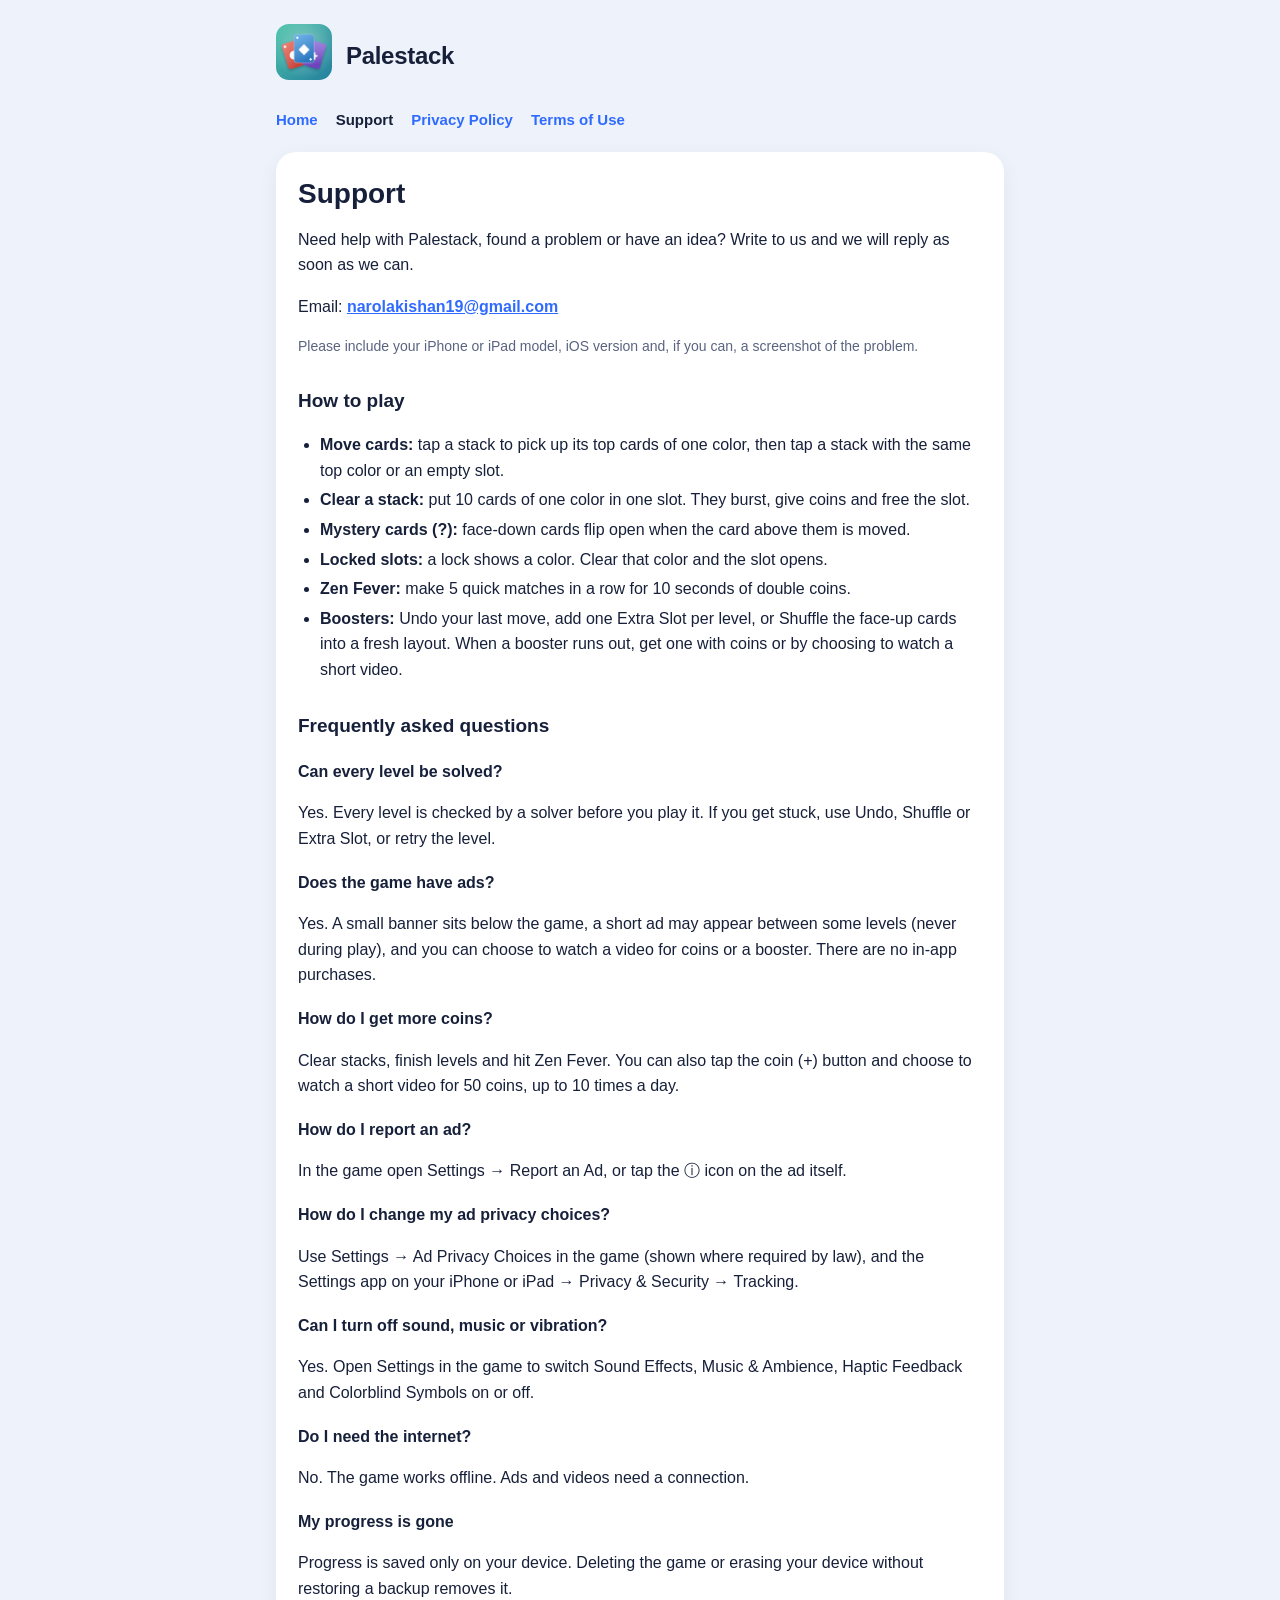
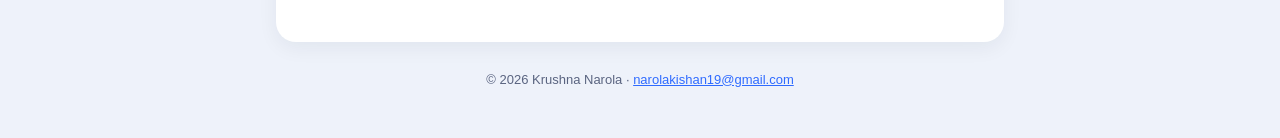
<file: palestack/support.html>
<!doctype html>
<html lang="en">
<head>
<meta charset="utf-8">
<meta name="viewport" content="width=device-width, initial-scale=1">
<title>Support · Palestack: Card Sort Puzzle</title>
<meta name="description" content="Help and contact for Palestack: Card Sort Puzzle, a calm color card puzzle for iPhone and iPad.">
<link rel="icon" href="icon.svg" type="image/svg+xml">
<link rel="icon" href="img/icon-256.png" type="image/png" sizes="256x256">
<link rel="apple-touch-icon" href="img/icon-256.png">
<link rel="stylesheet" href="../style.css">
</head>
<body>
<div class="wrap">
  <header><a href="index.html" aria-hidden="true" tabindex="-1"><img src="img/icon-256.png" alt=""></a><a class="name" href="index.html">Palestack</a></header>
  <nav><a href="index.html">Home</a><a href="support.html" aria-current="page">Support</a><a href="privacy.html">Privacy Policy</a><a href="terms.html">Terms of Use</a></nav>
  <div class="card">
    <h1>Support</h1>
    <p>Need help with Palestack, found a problem or have an idea? Write to us and we will reply as soon as we can.</p>
    <p>Email: <a class="mail" href="mailto:narolakishan19@gmail.com?subject=Palestack%20support">narolakishan19@gmail.com</a></p>
    <p class="muted">Please include your iPhone or iPad model, iOS version and, if you can, a screenshot of the problem.</p>

    <h2>How to play</h2>
    <ul>
      <li><b>Move cards:</b> tap a stack to pick up its top cards of one color, then tap a stack with the same top color or an empty slot.</li>
      <li><b>Clear a stack:</b> put 10 cards of one color in one slot. They burst, give coins and free the slot.</li>
      <li><b>Mystery cards (?):</b> face-down cards flip open when the card above them is moved.</li>
      <li><b>Locked slots:</b> a lock shows a color. Clear that color and the slot opens.</li>
      <li><b>Zen Fever:</b> make 5 quick matches in a row for 10 seconds of double coins.</li>
      <li><b>Boosters:</b> Undo your last move, add one Extra Slot per level, or Shuffle the face-up cards into a fresh layout. When a booster runs out, get one with coins or by choosing to watch a short video.</li>
    </ul>

    <h2>Frequently asked questions</h2>
    <h3>Can every level be solved?</h3>
    <p>Yes. Every level is checked by a solver before you play it. If you get stuck, use Undo, Shuffle or Extra Slot, or retry the level.</p>
    <h3>Does the game have ads?</h3>
    <p>Yes. A small banner sits below the game, a short ad may appear between some levels (never during play), and you can choose to watch a video for coins or a booster. There are no in-app purchases.</p>
    <h3>How do I get more coins?</h3>
    <p>Clear stacks, finish levels and hit Zen Fever. You can also tap the coin (+) button and choose to watch a short video for 50 coins, up to 10 times a day.</p>
    <h3>How do I report an ad?</h3>
    <p>In the game open Settings → Report an Ad, or tap the ⓘ icon on the ad itself.</p>
    <h3>How do I change my ad privacy choices?</h3>
    <p>Use Settings → Ad Privacy Choices in the game (shown where required by law), and the Settings app on your iPhone or iPad → Privacy &amp; Security → Tracking.</p>
    <h3>Can I turn off sound, music or vibration?</h3>
    <p>Yes. Open Settings in the game to switch Sound Effects, Music &amp; Ambience, Haptic Feedback and Colorblind Symbols on or off.</p>
    <h3>Do I need the internet?</h3>
    <p>No. The game works offline. Ads and videos need a connection.</p>
    <h3>My progress is gone</h3>
    <p>Progress is saved only on your device. Deleting the game or erasing your device without restoring a backup removes it.</p>
  </div>
  <footer>© 2026 Krushna Narola · <a href="mailto:narolakishan19@gmail.com">narolakishan19@gmail.com</a></footer>
</div>
</body>
</html>
</file>
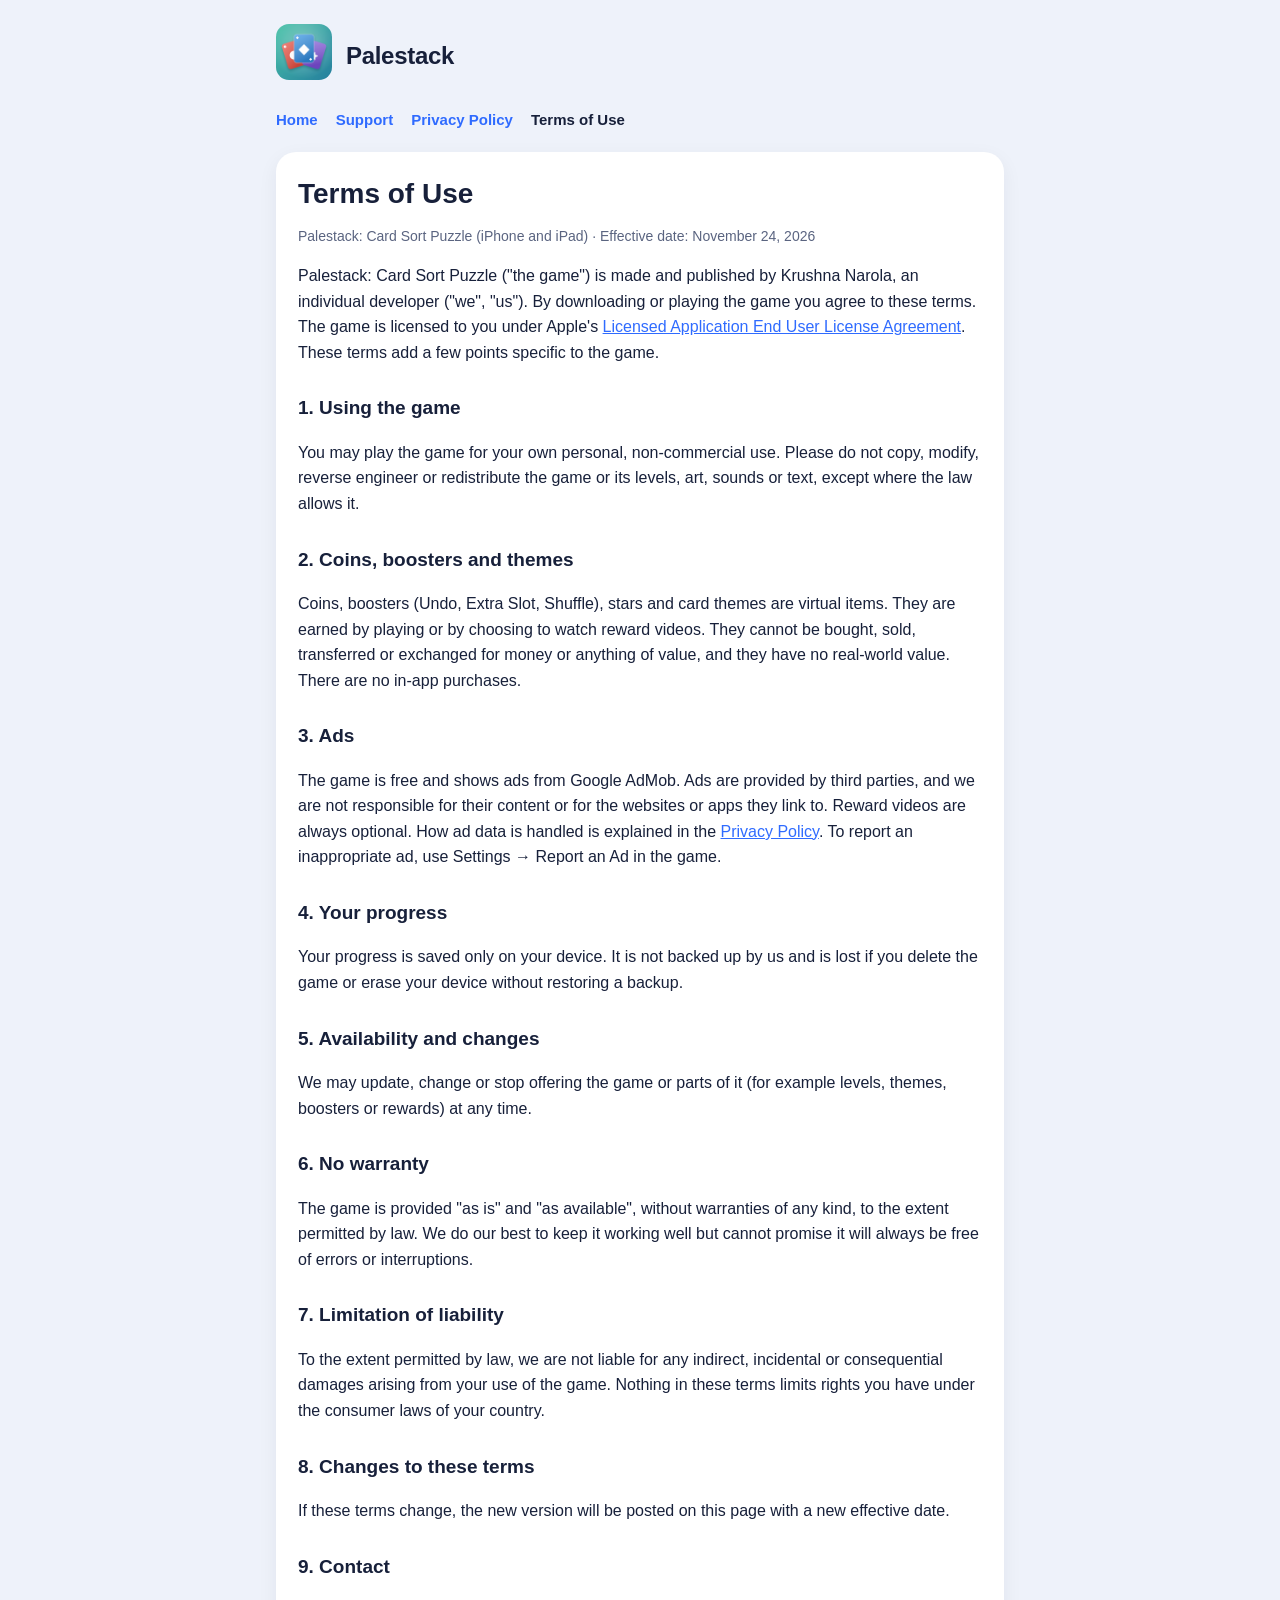
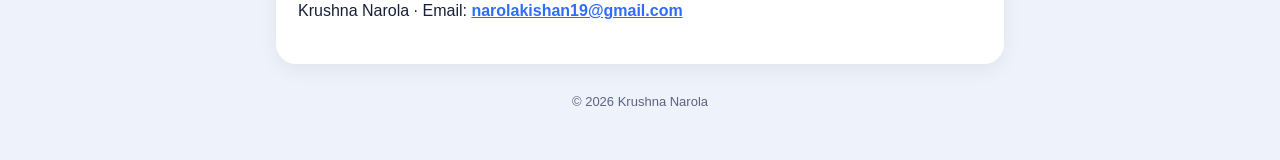
<file: palestack/terms.html>
<!doctype html>
<html lang="en">
<head>
<meta charset="utf-8">
<meta name="viewport" content="width=device-width, initial-scale=1">
<title>Terms of Use · Palestack: Card Sort Puzzle</title>
<meta name="description" content="Terms of Use for Palestack: Card Sort Puzzle, a puzzle game for iPhone and iPad.">
<link rel="icon" href="icon.svg" type="image/svg+xml">
<link rel="icon" href="img/icon-256.png" type="image/png" sizes="256x256">
<link rel="apple-touch-icon" href="img/icon-256.png">
<link rel="stylesheet" href="../style.css">
</head>
<body>
<div class="wrap">
  <header><a href="index.html" aria-hidden="true" tabindex="-1"><img src="img/icon-256.png" alt=""></a><a class="name" href="index.html">Palestack</a></header>
  <nav><a href="index.html">Home</a><a href="support.html">Support</a><a href="privacy.html">Privacy Policy</a><a href="terms.html" aria-current="page">Terms of Use</a></nav>
  <div class="card">
    <h1>Terms of Use</h1>
    <p class="muted">Palestack: Card Sort Puzzle (iPhone and iPad) · Effective date: November 24, 2026</p>
    <p>Palestack: Card Sort Puzzle ("the game") is made and published by Krushna Narola, an individual developer ("we", "us"). By downloading or playing the game you agree to these terms. The game is licensed to you under Apple's <a href="https://www.apple.com/legal/internet-services/itunes/dev/stdeula/">Licensed Application End User License Agreement</a>. These terms add a few points specific to the game.</p>

    <h2>1. Using the game</h2>
    <p>You may play the game for your own personal, non-commercial use. Please do not copy, modify, reverse engineer or redistribute the game or its levels, art, sounds or text, except where the law allows it.</p>

    <h2>2. Coins, boosters and themes</h2>
    <p>Coins, boosters (Undo, Extra Slot, Shuffle), stars and card themes are virtual items. They are earned by playing or by choosing to watch reward videos. They cannot be bought, sold, transferred or exchanged for money or anything of value, and they have no real-world value. There are no in-app purchases.</p>

    <h2>3. Ads</h2>
    <p>The game is free and shows ads from Google AdMob. Ads are provided by third parties, and we are not responsible for their content or for the websites or apps they link to. Reward videos are always optional. How ad data is handled is explained in the <a href="privacy.html">Privacy Policy</a>. To report an inappropriate ad, use Settings → Report an Ad in the game.</p>

    <h2>4. Your progress</h2>
    <p>Your progress is saved only on your device. It is not backed up by us and is lost if you delete the game or erase your device without restoring a backup.</p>

    <h2>5. Availability and changes</h2>
    <p>We may update, change or stop offering the game or parts of it (for example levels, themes, boosters or rewards) at any time.</p>

    <h2>6. No warranty</h2>
    <p>The game is provided "as is" and "as available", without warranties of any kind, to the extent permitted by law. We do our best to keep it working well but cannot promise it will always be free of errors or interruptions.</p>

    <h2>7. Limitation of liability</h2>
    <p>To the extent permitted by law, we are not liable for any indirect, incidental or consequential damages arising from your use of the game. Nothing in these terms limits rights you have under the consumer laws of your country.</p>

    <h2>8. Changes to these terms</h2>
    <p>If these terms change, the new version will be posted on this page with a new effective date.</p>

    <h2>9. Contact</h2>
    <p>Krushna Narola · Email: <a class="mail" href="mailto:narolakishan19@gmail.com?subject=Palestack%20terms">narolakishan19@gmail.com</a></p>
  </div>
  <footer>© 2026 Krushna Narola</footer>
</div>
</body>
</html>
</file>
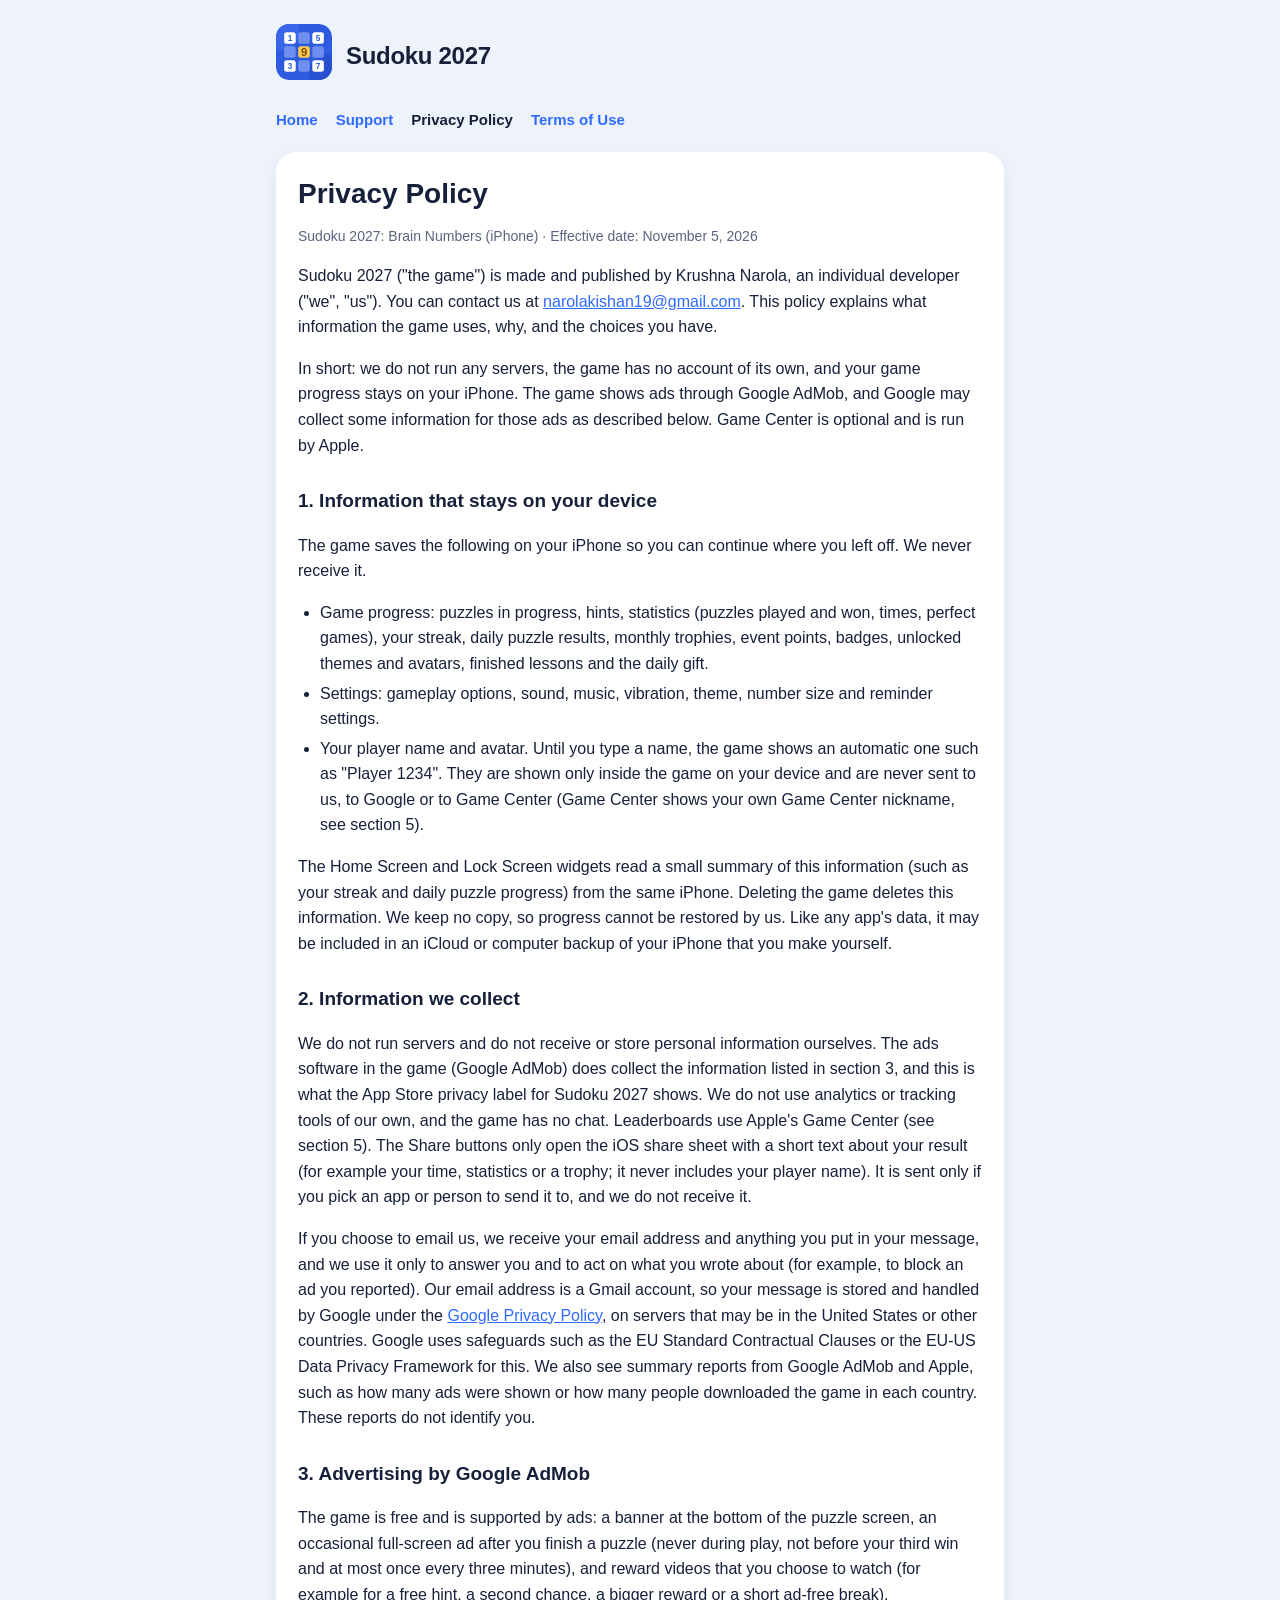
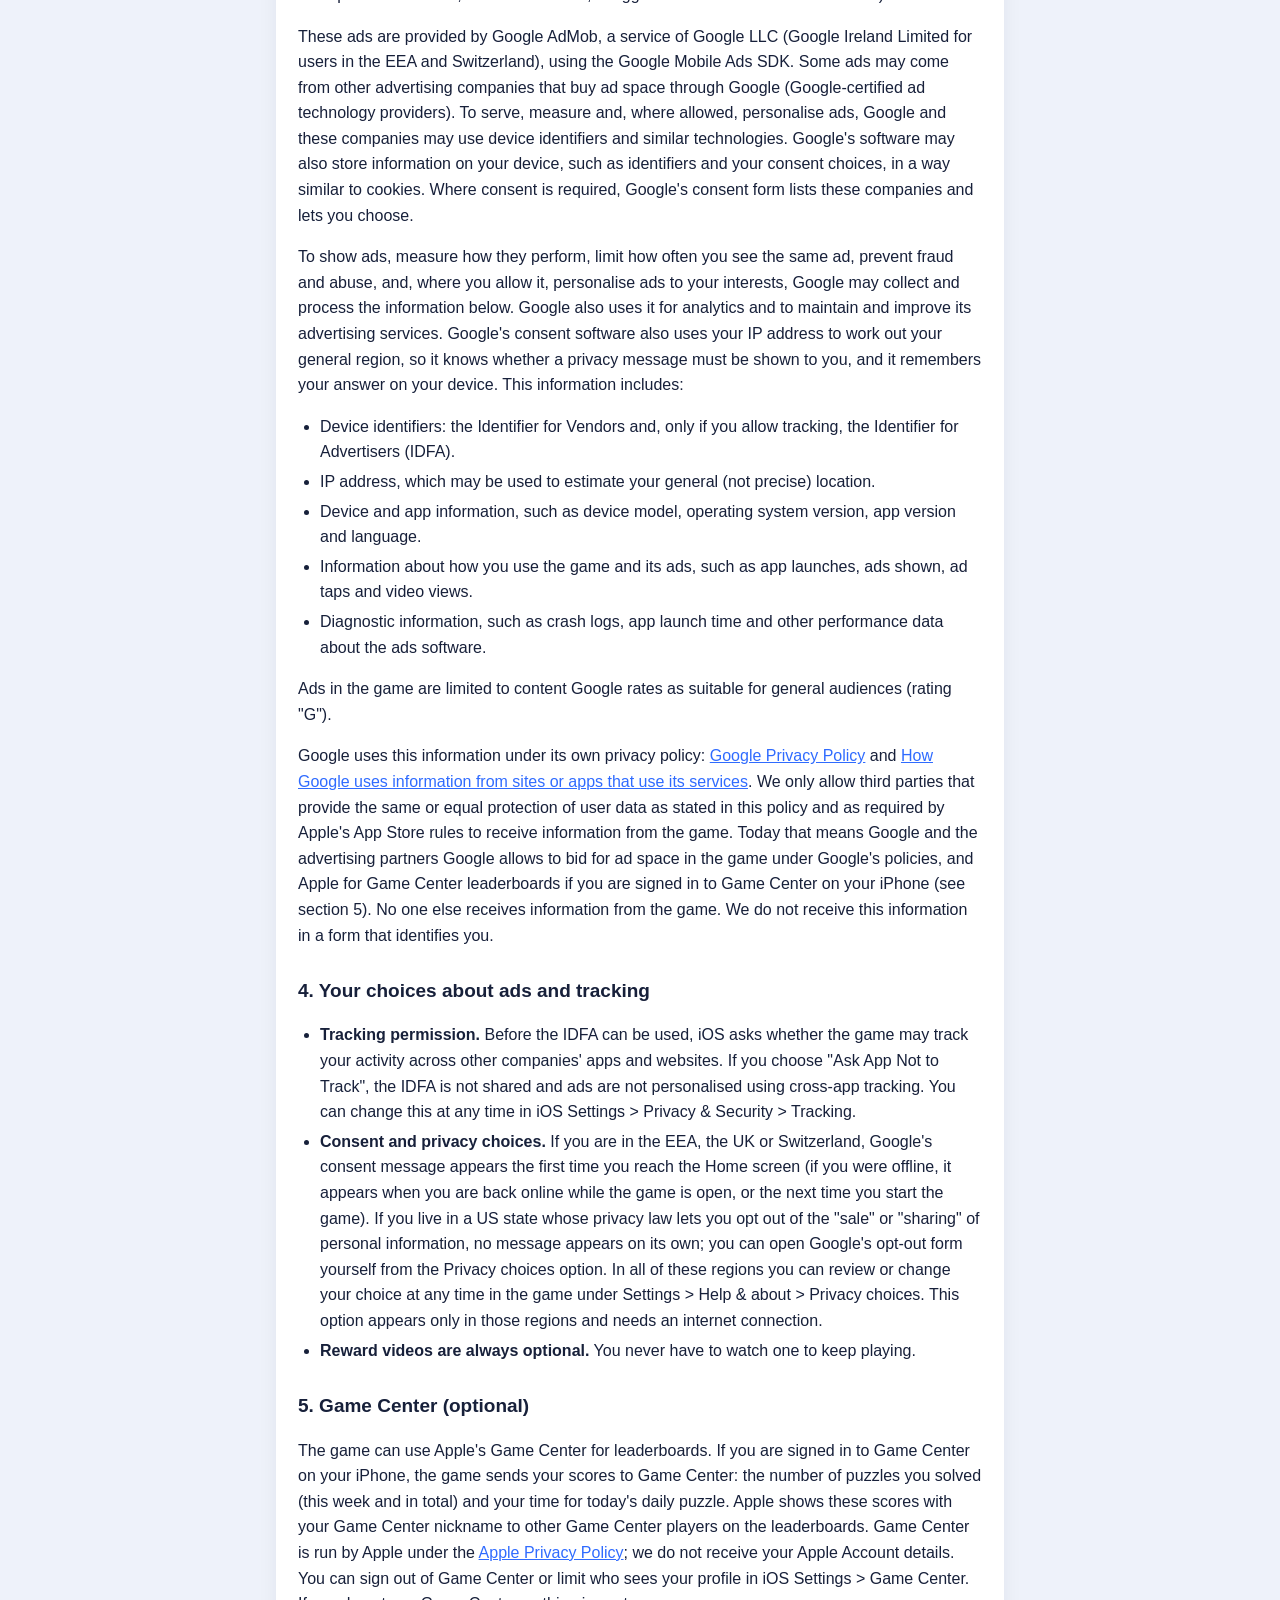
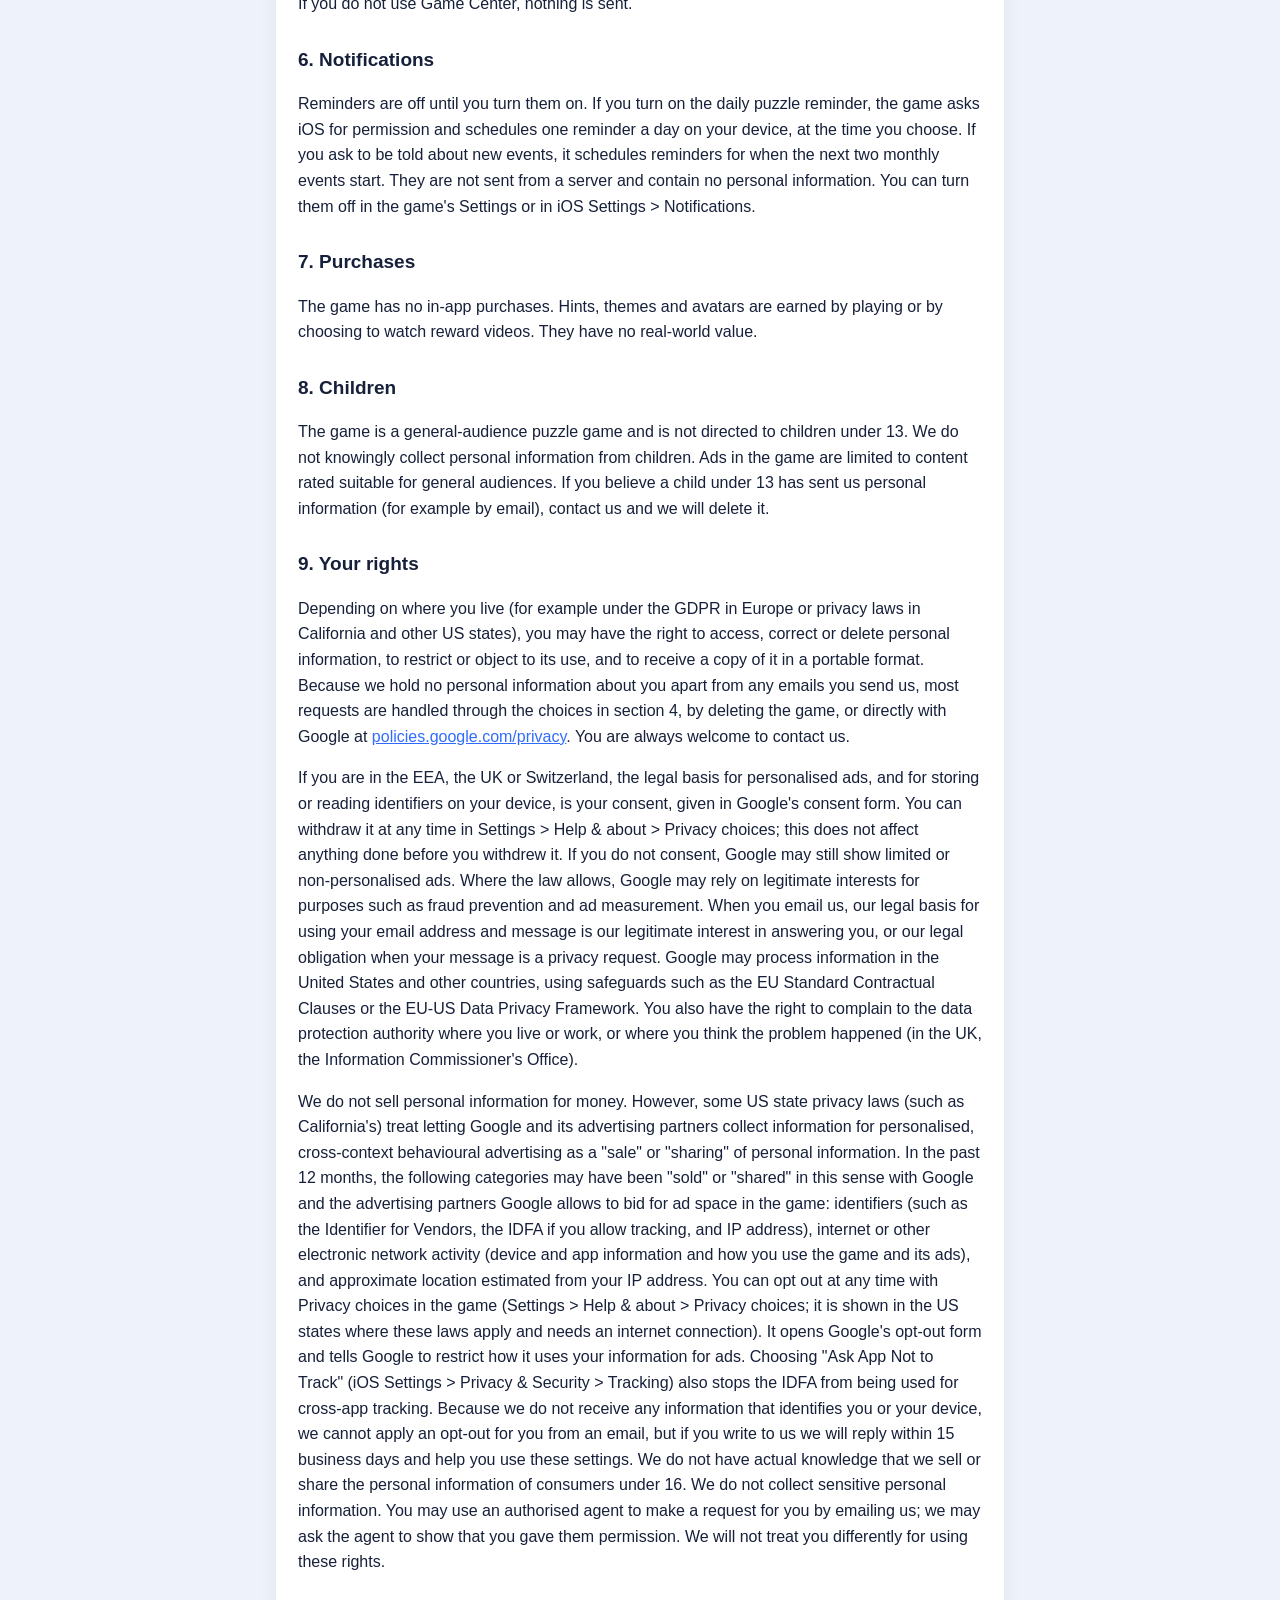
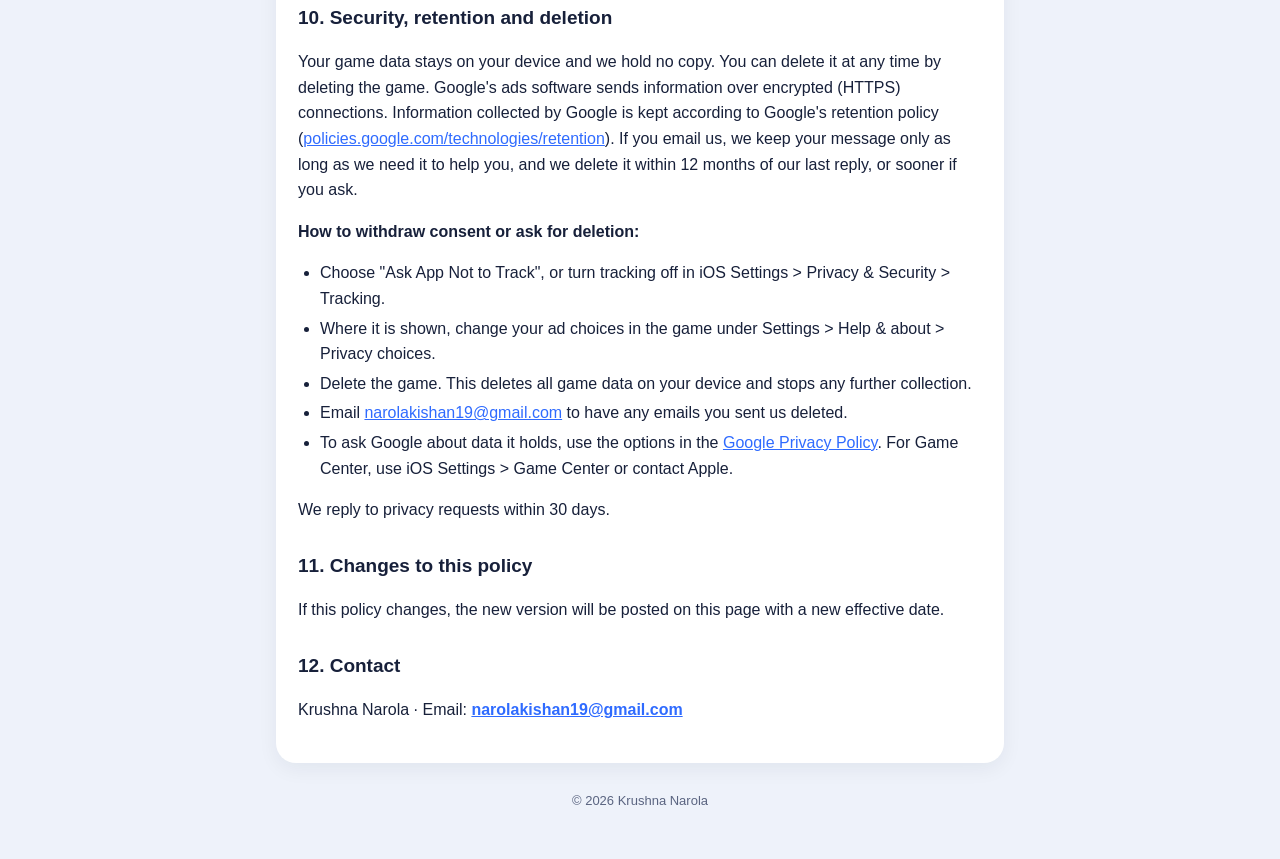
<file: sudoku2027/privacy.html>
<!doctype html>
<html lang="en">
<head>
<meta charset="utf-8">
<meta name="viewport" content="width=device-width, initial-scale=1">
<title>Privacy Policy · Sudoku 2027</title>
<link rel="icon" href="icon.svg" type="image/svg+xml">
<link rel="stylesheet" href="../style.css">
</head>
<body>
<div class="wrap">
  <header><a href="index.html" aria-hidden="true" tabindex="-1"><img src="icon.svg" alt=""></a><a class="name" href="index.html">Sudoku 2027</a></header>
  <nav><a href="index.html">Home</a><a href="support.html">Support</a><a href="privacy.html" aria-current="page">Privacy Policy</a><a href="terms.html">Terms of Use</a></nav>
  <div class="card">
    <h1>Privacy Policy</h1>
    <p class="muted">Sudoku 2027: Brain Numbers (iPhone) · Effective date: November 5, 2026</p>

    <p>Sudoku 2027 ("the game") is made and published by Krushna Narola, an individual developer ("we", "us"). You can contact us at <a href="mailto:narolakishan19@gmail.com">narolakishan19@gmail.com</a>. This policy explains what information the game uses, why, and the choices you have.</p>
    <p>In short: we do not run any servers, the game has no account of its own, and your game progress stays on your iPhone. The game shows ads through Google AdMob, and Google may collect some information for those ads as described below. Game Center is optional and is run by Apple.</p>

    <h2>1. Information that stays on your device</h2>
    <p>The game saves the following on your iPhone so you can continue where you left off. We never receive it.</p>
    <ul>
      <li>Game progress: puzzles in progress, hints, statistics (puzzles played and won, times, perfect games), your streak, daily puzzle results, monthly trophies, event points, badges, unlocked themes and avatars, finished lessons and the daily gift.</li>
      <li>Settings: gameplay options, sound, music, vibration, theme, number size and reminder settings.</li>
      <li>Your player name and avatar. Until you type a name, the game shows an automatic one such as "Player 1234". They are shown only inside the game on your device and are never sent to us, to Google or to Game Center (Game Center shows your own Game Center nickname, see section 5).</li>
    </ul>
    <p>The Home Screen and Lock Screen widgets read a small summary of this information (such as your streak and daily puzzle progress) from the same iPhone. Deleting the game deletes this information. We keep no copy, so progress cannot be restored by us. Like any app's data, it may be included in an iCloud or computer backup of your iPhone that you make yourself.</p>

    <h2>2. Information we collect</h2>
    <p>We do not run servers and do not receive or store personal information ourselves. The ads software in the game (Google AdMob) does collect the information listed in section 3, and this is what the App Store privacy label for Sudoku 2027 shows. We do not use analytics or tracking tools of our own, and the game has no chat. Leaderboards use Apple's Game Center (see section 5). The Share buttons only open the iOS share sheet with a short text about your result (for example your time, statistics or a trophy; it never includes your player name). It is sent only if you pick an app or person to send it to, and we do not receive it.</p>
    <p>If you choose to email us, we receive your email address and anything you put in your message, and we use it only to answer you and to act on what you wrote about (for example, to block an ad you reported). Our email address is a Gmail account, so your message is stored and handled by Google under the <a href="https://policies.google.com/privacy">Google Privacy Policy</a>, on servers that may be in the United States or other countries. Google uses safeguards such as the EU Standard Contractual Clauses or the EU-US Data Privacy Framework for this. We also see summary reports from Google AdMob and Apple, such as how many ads were shown or how many people downloaded the game in each country. These reports do not identify you.</p>

    <h2>3. Advertising by Google AdMob</h2>
    <p>The game is free and is supported by ads: a banner at the bottom of the puzzle screen, an occasional full-screen ad after you finish a puzzle (never during play, not before your third win and at most once every three minutes), and reward videos that you choose to watch (for example for a free hint, a second chance, a bigger reward or a short ad-free break).</p>
    <p>These ads are provided by Google AdMob, a service of Google LLC (Google Ireland Limited for users in the EEA and Switzerland), using the Google Mobile Ads SDK. Some ads may come from other advertising companies that buy ad space through Google (Google-certified ad technology providers). To serve, measure and, where allowed, personalise ads, Google and these companies may use device identifiers and similar technologies. Google's software may also store information on your device, such as identifiers and your consent choices, in a way similar to cookies. Where consent is required, Google's consent form lists these companies and lets you choose.</p>
    <p>To show ads, measure how they perform, limit how often you see the same ad, prevent fraud and abuse, and, where you allow it, personalise ads to your interests, Google may collect and process the information below. Google also uses it for analytics and to maintain and improve its advertising services. Google's consent software also uses your IP address to work out your general region, so it knows whether a privacy message must be shown to you, and it remembers your answer on your device. This information includes:</p>
    <ul>
      <li>Device identifiers: the Identifier for Vendors and, only if you allow tracking, the Identifier for Advertisers (IDFA).</li>
      <li>IP address, which may be used to estimate your general (not precise) location.</li>
      <li>Device and app information, such as device model, operating system version, app version and language.</li>
      <li>Information about how you use the game and its ads, such as app launches, ads shown, ad taps and video views.</li>
      <li>Diagnostic information, such as crash logs, app launch time and other performance data about the ads software.</li>
    </ul>
    <p>Ads in the game are limited to content Google rates as suitable for general audiences (rating "G").</p>
    <p>Google uses this information under its own privacy policy: <a href="https://policies.google.com/privacy">Google Privacy Policy</a> and <a href="https://policies.google.com/technologies/partner-sites">How Google uses information from sites or apps that use its services</a>. We only allow third parties that provide the same or equal protection of user data as stated in this policy and as required by Apple's App Store rules to receive information from the game. Today that means Google and the advertising partners Google allows to bid for ad space in the game under Google's policies, and Apple for Game Center leaderboards if you are signed in to Game Center on your iPhone (see section 5). No one else receives information from the game. We do not receive this information in a form that identifies you.</p>

    <h2>4. Your choices about ads and tracking</h2>
    <ul>
      <li><strong>Tracking permission.</strong> Before the IDFA can be used, iOS asks whether the game may track your activity across other companies' apps and websites. If you choose "Ask App Not to Track", the IDFA is not shared and ads are not personalised using cross-app tracking. You can change this at any time in iOS Settings &gt; Privacy &amp; Security &gt; Tracking.</li>
      <li><strong>Consent and privacy choices.</strong> If you are in the EEA, the UK or Switzerland, Google's consent message appears the first time you reach the Home screen (if you were offline, it appears when you are back online while the game is open, or the next time you start the game). If you live in a US state whose privacy law lets you opt out of the "sale" or "sharing" of personal information, no message appears on its own; you can open Google's opt-out form yourself from the Privacy choices option. In all of these regions you can review or change your choice at any time in the game under Settings &gt; Help &amp; about &gt; Privacy choices. This option appears only in those regions and needs an internet connection.</li>
      <li><strong>Reward videos are always optional.</strong> You never have to watch one to keep playing.</li>
    </ul>

    <h2>5. Game Center (optional)</h2>
    <p>The game can use Apple's Game Center for leaderboards. If you are signed in to Game Center on your iPhone, the game sends your scores to Game Center: the number of puzzles you solved (this week and in total) and your time for today's daily puzzle. Apple shows these scores with your Game Center nickname to other Game Center players on the leaderboards. Game Center is run by Apple under the <a href="https://www.apple.com/legal/privacy/">Apple Privacy Policy</a>; we do not receive your Apple Account details. You can sign out of Game Center or limit who sees your profile in iOS Settings &gt; Game Center. If you do not use Game Center, nothing is sent.</p>

    <h2>6. Notifications</h2>
    <p>Reminders are off until you turn them on. If you turn on the daily puzzle reminder, the game asks iOS for permission and schedules one reminder a day on your device, at the time you choose. If you ask to be told about new events, it schedules reminders for when the next two monthly events start. They are not sent from a server and contain no personal information. You can turn them off in the game's Settings or in iOS Settings &gt; Notifications.</p>

    <h2>7. Purchases</h2>
    <p>The game has no in-app purchases. Hints, themes and avatars are earned by playing or by choosing to watch reward videos. They have no real-world value.</p>

    <h2>8. Children</h2>
    <p>The game is a general-audience puzzle game and is not directed to children under 13. We do not knowingly collect personal information from children. Ads in the game are limited to content rated suitable for general audiences. If you believe a child under 13 has sent us personal information (for example by email), contact us and we will delete it.</p>

    <h2>9. Your rights</h2>
    <p>Depending on where you live (for example under the GDPR in Europe or privacy laws in California and other US states), you may have the right to access, correct or delete personal information, to restrict or object to its use, and to receive a copy of it in a portable format. Because we hold no personal information about you apart from any emails you send us, most requests are handled through the choices in section 4, by deleting the game, or directly with Google at <a href="https://policies.google.com/privacy">policies.google.com/privacy</a>. You are always welcome to contact us.</p>
    <p>If you are in the EEA, the UK or Switzerland, the legal basis for personalised ads, and for storing or reading identifiers on your device, is your consent, given in Google's consent form. You can withdraw it at any time in Settings &gt; Help &amp; about &gt; Privacy choices; this does not affect anything done before you withdrew it. If you do not consent, Google may still show limited or non-personalised ads. Where the law allows, Google may rely on legitimate interests for purposes such as fraud prevention and ad measurement. When you email us, our legal basis for using your email address and message is our legitimate interest in answering you, or our legal obligation when your message is a privacy request. Google may process information in the United States and other countries, using safeguards such as the EU Standard Contractual Clauses or the EU-US Data Privacy Framework. You also have the right to complain to the data protection authority where you live or work, or where you think the problem happened (in the UK, the Information Commissioner's Office).</p>
    <p>We do not sell personal information for money. However, some US state privacy laws (such as California's) treat letting Google and its advertising partners collect information for personalised, cross-context behavioural advertising as a "sale" or "sharing" of personal information. In the past 12 months, the following categories may have been "sold" or "shared" in this sense with Google and the advertising partners Google allows to bid for ad space in the game: identifiers (such as the Identifier for Vendors, the IDFA if you allow tracking, and IP address), internet or other electronic network activity (device and app information and how you use the game and its ads), and approximate location estimated from your IP address. You can opt out at any time with Privacy choices in the game (Settings &gt; Help &amp; about &gt; Privacy choices; it is shown in the US states where these laws apply and needs an internet connection). It opens Google's opt-out form and tells Google to restrict how it uses your information for ads. Choosing "Ask App Not to Track" (iOS Settings &gt; Privacy &amp; Security &gt; Tracking) also stops the IDFA from being used for cross-app tracking. Because we do not receive any information that identifies you or your device, we cannot apply an opt-out for you from an email, but if you write to us we will reply within 15 business days and help you use these settings. We do not have actual knowledge that we sell or share the personal information of consumers under 16. We do not collect sensitive personal information. You may use an authorised agent to make a request for you by emailing us; we may ask the agent to show that you gave them permission. We will not treat you differently for using these rights.</p>

    <h2>10. Security, retention and deletion</h2>
    <p>Your game data stays on your device and we hold no copy. You can delete it at any time by deleting the game. Google's ads software sends information over encrypted (HTTPS) connections. Information collected by Google is kept according to Google's retention policy (<a href="https://policies.google.com/technologies/retention">policies.google.com/technologies/retention</a>). If you email us, we keep your message only as long as we need it to help you, and we delete it within 12 months of our last reply, or sooner if you ask.</p>
    <p><strong>How to withdraw consent or ask for deletion:</strong></p>
    <ul>
      <li>Choose "Ask App Not to Track", or turn tracking off in iOS Settings &gt; Privacy &amp; Security &gt; Tracking.</li>
      <li>Where it is shown, change your ad choices in the game under Settings &gt; Help &amp; about &gt; Privacy choices.</li>
      <li>Delete the game. This deletes all game data on your device and stops any further collection.</li>
      <li>Email <a href="mailto:narolakishan19@gmail.com">narolakishan19@gmail.com</a> to have any emails you sent us deleted.</li>
      <li>To ask Google about data it holds, use the options in the <a href="https://policies.google.com/privacy">Google Privacy Policy</a>. For Game Center, use iOS Settings &gt; Game Center or contact Apple.</li>
    </ul>
    <p>We reply to privacy requests within 30 days.</p>

    <h2>11. Changes to this policy</h2>
    <p>If this policy changes, the new version will be posted on this page with a new effective date.</p>

    <h2>12. Contact</h2>
    <p>Krushna Narola · Email: <a class="mail" href="mailto:narolakishan19@gmail.com">narolakishan19@gmail.com</a></p>
  </div>
  <footer>© 2026 Krushna Narola</footer>
</div>
</body>
</html>
</file>
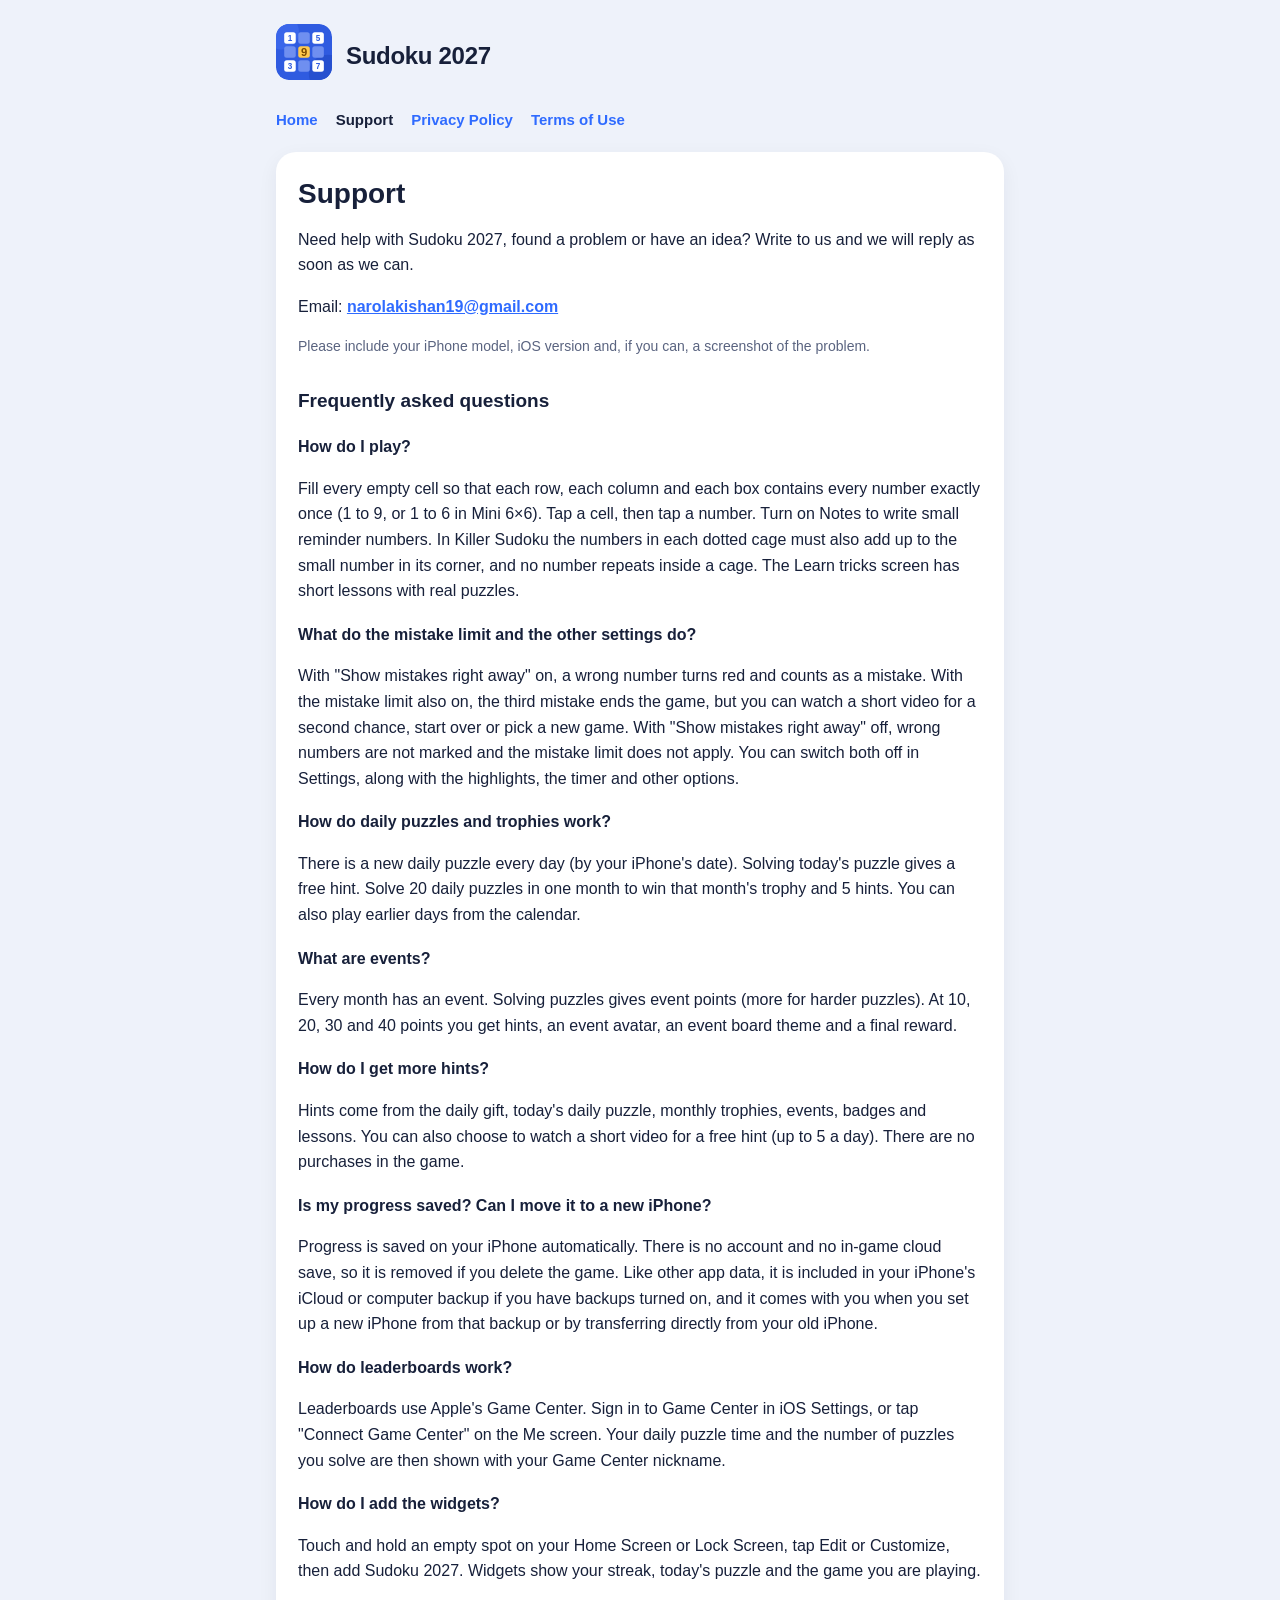
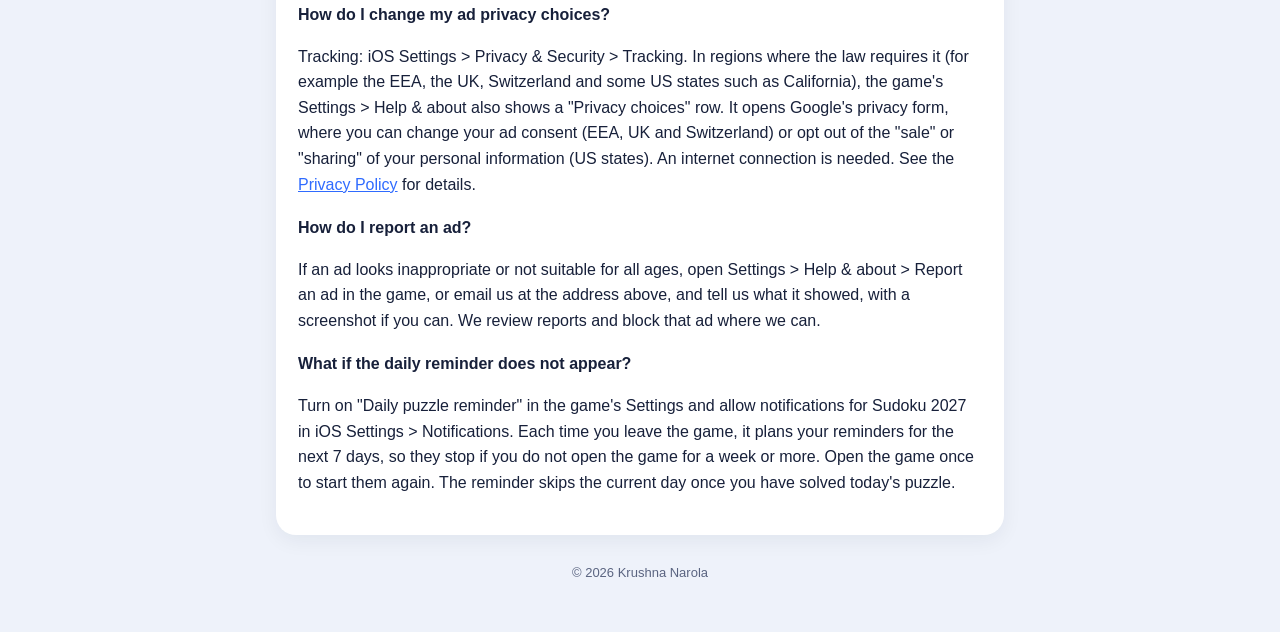
<file: sudoku2027/support.html>
<!doctype html>
<html lang="en">
<head>
<meta charset="utf-8">
<meta name="viewport" content="width=device-width, initial-scale=1">
<title>Support · Sudoku 2027</title>
<link rel="icon" href="icon.svg" type="image/svg+xml">
<link rel="stylesheet" href="../style.css">
</head>
<body>
<div class="wrap">
  <header><a href="index.html" aria-hidden="true" tabindex="-1"><img src="icon.svg" alt=""></a><a class="name" href="index.html">Sudoku 2027</a></header>
  <nav><a href="index.html">Home</a><a href="support.html" aria-current="page">Support</a><a href="privacy.html">Privacy Policy</a><a href="terms.html">Terms of Use</a></nav>
  <div class="card">
    <h1>Support</h1>
    <p>Need help with Sudoku 2027, found a problem or have an idea? Write to us and we will reply as soon as we can.</p>
    <p>Email: <a class="mail" href="mailto:narolakishan19@gmail.com?subject=Sudoku%202027%20support">narolakishan19@gmail.com</a></p>
    <p class="muted">Please include your iPhone model, iOS version and, if you can, a screenshot of the problem.</p>

    <h2>Frequently asked questions</h2>

    <h3>How do I play?</h3>
    <p>Fill every empty cell so that each row, each column and each box contains every number exactly once (1 to 9, or 1 to 6 in Mini 6×6). Tap a cell, then tap a number. Turn on Notes to write small reminder numbers. In Killer Sudoku the numbers in each dotted cage must also add up to the small number in its corner, and no number repeats inside a cage. The Learn tricks screen has short lessons with real puzzles.</p>

    <h3>What do the mistake limit and the other settings do?</h3>
    <p>With "Show mistakes right away" on, a wrong number turns red and counts as a mistake. With the mistake limit also on, the third mistake ends the game, but you can watch a short video for a second chance, start over or pick a new game. With "Show mistakes right away" off, wrong numbers are not marked and the mistake limit does not apply. You can switch both off in Settings, along with the highlights, the timer and other options.</p>

    <h3>How do daily puzzles and trophies work?</h3>
    <p>There is a new daily puzzle every day (by your iPhone's date). Solving today's puzzle gives a free hint. Solve 20 daily puzzles in one month to win that month's trophy and 5 hints. You can also play earlier days from the calendar.</p>

    <h3>What are events?</h3>
    <p>Every month has an event. Solving puzzles gives event points (more for harder puzzles). At 10, 20, 30 and 40 points you get hints, an event avatar, an event board theme and a final reward.</p>

    <h3>How do I get more hints?</h3>
    <p>Hints come from the daily gift, today's daily puzzle, monthly trophies, events, badges and lessons. You can also choose to watch a short video for a free hint (up to 5 a day). There are no purchases in the game.</p>

    <h3>Is my progress saved? Can I move it to a new iPhone?</h3>
    <p>Progress is saved on your iPhone automatically. There is no account and no in-game cloud save, so it is removed if you delete the game. Like other app data, it is included in your iPhone's iCloud or computer backup if you have backups turned on, and it comes with you when you set up a new iPhone from that backup or by transferring directly from your old iPhone.</p>

    <h3>How do leaderboards work?</h3>
    <p>Leaderboards use Apple's Game Center. Sign in to Game Center in iOS Settings, or tap "Connect Game Center" on the Me screen. Your daily puzzle time and the number of puzzles you solve are then shown with your Game Center nickname.</p>

    <h3>How do I add the widgets?</h3>
    <p>Touch and hold an empty spot on your Home Screen or Lock Screen, tap Edit or Customize, then add Sudoku 2027. Widgets show your streak, today's puzzle and the game you are playing.</p>

    <h3>How do I change my ad privacy choices?</h3>
    <p>Tracking: iOS Settings &gt; Privacy &amp; Security &gt; Tracking. In regions where the law requires it (for example the EEA, the UK, Switzerland and some US states such as California), the game's Settings &gt; Help &amp; about also shows a "Privacy choices" row. It opens Google's privacy form, where you can change your ad consent (EEA, UK and Switzerland) or opt out of the "sale" or "sharing" of your personal information (US states). An internet connection is needed. See the <a href="privacy.html">Privacy Policy</a> for details.</p>

    <h3>How do I report an ad?</h3>
    <p>If an ad looks inappropriate or not suitable for all ages, open Settings &gt; Help &amp; about &gt; Report an ad in the game, or email us at the address above, and tell us what it showed, with a screenshot if you can. We review reports and block that ad where we can.</p>

    <h3>What if the daily reminder does not appear?</h3>
    <p>Turn on "Daily puzzle reminder" in the game's Settings and allow notifications for Sudoku 2027 in iOS Settings &gt; Notifications. Each time you leave the game, it plans your reminders for the next 7 days, so they stop if you do not open the game for a week or more. Open the game once to start them again. The reminder skips the current day once you have solved today's puzzle.</p>
  </div>
  <footer>© 2026 Krushna Narola</footer>
</div>
</body>
</html>
</file>
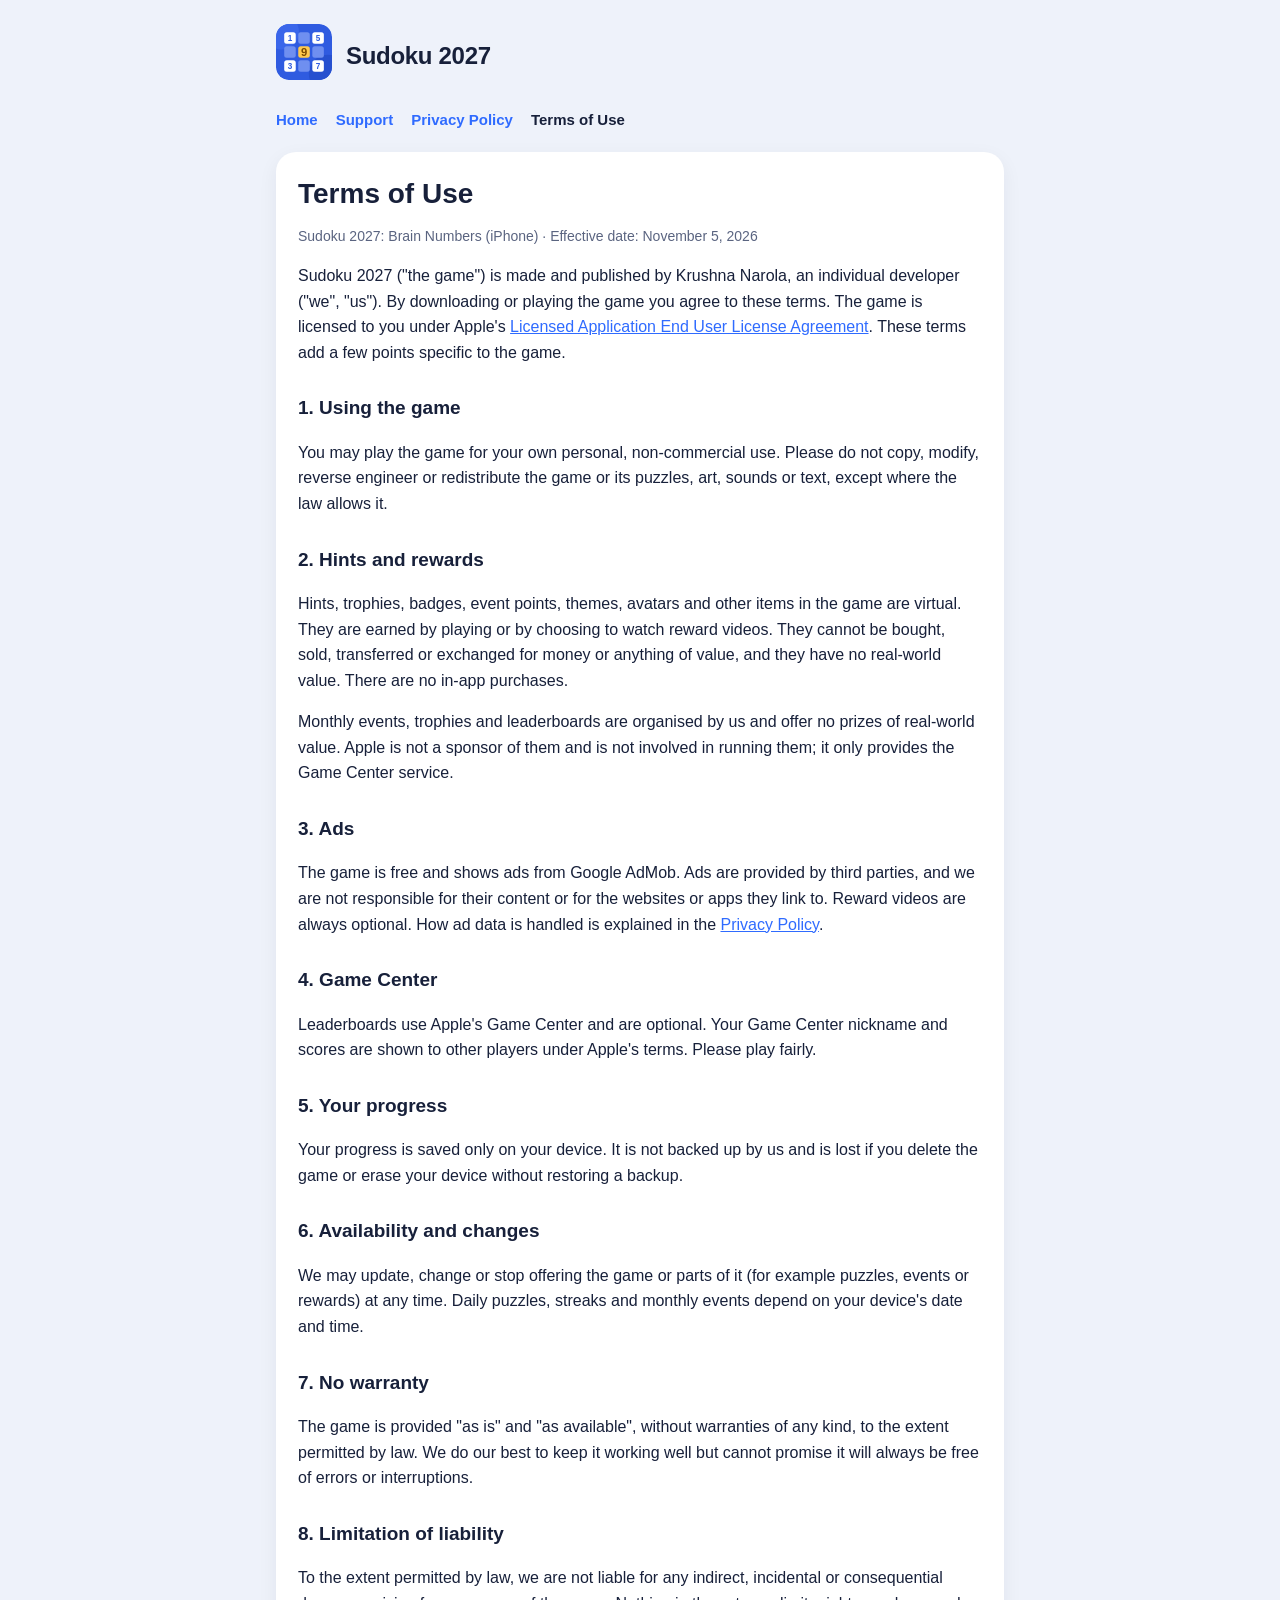
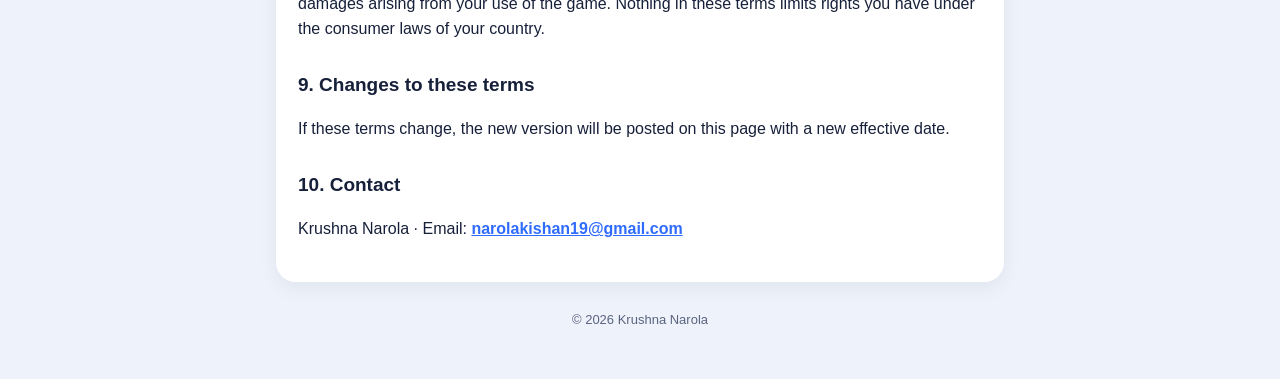
<file: sudoku2027/terms.html>
<!doctype html>
<html lang="en">
<head>
<meta charset="utf-8">
<meta name="viewport" content="width=device-width, initial-scale=1">
<title>Terms of Use · Sudoku 2027</title>
<link rel="icon" href="icon.svg" type="image/svg+xml">
<link rel="stylesheet" href="../style.css">
</head>
<body>
<div class="wrap">
  <header><a href="index.html" aria-hidden="true" tabindex="-1"><img src="icon.svg" alt=""></a><a class="name" href="index.html">Sudoku 2027</a></header>
  <nav><a href="index.html">Home</a><a href="support.html">Support</a><a href="privacy.html">Privacy Policy</a><a href="terms.html" aria-current="page">Terms of Use</a></nav>
  <div class="card">
    <h1>Terms of Use</h1>
    <p class="muted">Sudoku 2027: Brain Numbers (iPhone) · Effective date: November 5, 2026</p>

    <p>Sudoku 2027 ("the game") is made and published by Krushna Narola, an individual developer ("we", "us"). By downloading or playing the game you agree to these terms. The game is licensed to you under Apple's <a href="https://www.apple.com/legal/internet-services/itunes/dev/stdeula/">Licensed Application End User License Agreement</a>. These terms add a few points specific to the game.</p>

    <h2>1. Using the game</h2>
    <p>You may play the game for your own personal, non-commercial use. Please do not copy, modify, reverse engineer or redistribute the game or its puzzles, art, sounds or text, except where the law allows it.</p>

    <h2>2. Hints and rewards</h2>
    <p>Hints, trophies, badges, event points, themes, avatars and other items in the game are virtual. They are earned by playing or by choosing to watch reward videos. They cannot be bought, sold, transferred or exchanged for money or anything of value, and they have no real-world value. There are no in-app purchases.</p>
    <p>Monthly events, trophies and leaderboards are organised by us and offer no prizes of real-world value. Apple is not a sponsor of them and is not involved in running them; it only provides the Game Center service.</p>

    <h2>3. Ads</h2>
    <p>The game is free and shows ads from Google AdMob. Ads are provided by third parties, and we are not responsible for their content or for the websites or apps they link to. Reward videos are always optional. How ad data is handled is explained in the <a href="privacy.html">Privacy Policy</a>.</p>

    <h2>4. Game Center</h2>
    <p>Leaderboards use Apple's Game Center and are optional. Your Game Center nickname and scores are shown to other players under Apple's terms. Please play fairly.</p>

    <h2>5. Your progress</h2>
    <p>Your progress is saved only on your device. It is not backed up by us and is lost if you delete the game or erase your device without restoring a backup.</p>

    <h2>6. Availability and changes</h2>
    <p>We may update, change or stop offering the game or parts of it (for example puzzles, events or rewards) at any time. Daily puzzles, streaks and monthly events depend on your device's date and time.</p>

    <h2>7. No warranty</h2>
    <p>The game is provided "as is" and "as available", without warranties of any kind, to the extent permitted by law. We do our best to keep it working well but cannot promise it will always be free of errors or interruptions.</p>

    <h2>8. Limitation of liability</h2>
    <p>To the extent permitted by law, we are not liable for any indirect, incidental or consequential damages arising from your use of the game. Nothing in these terms limits rights you have under the consumer laws of your country.</p>

    <h2>9. Changes to these terms</h2>
    <p>If these terms change, the new version will be posted on this page with a new effective date.</p>

    <h2>10. Contact</h2>
    <p>Krushna Narola · Email: <a class="mail" href="mailto:narolakishan19@gmail.com">narolakishan19@gmail.com</a></p>
  </div>
  <footer>© 2026 Krushna Narola</footer>
</div>
</body>
</html>
</file>
<file: style.css>
:root {
  --ink: #17203A;
  --muted: #5A6480;
  --ground: #EEF2FA;
  --card: #FFFFFF;
  --line: #DCE2F0;
  --orange: #E8521A;
  --blue: #2F6BFF;
}
* { box-sizing: border-box; }
html { -webkit-text-size-adjust: 100%; }
body {
  margin: 0;
  background: var(--ground);
  color: var(--ink);
  font: 16px/1.6 -apple-system, BlinkMacSystemFont, "Segoe UI", Roboto, Helvetica, Arial, sans-serif;
}
.wrap { max-width: 760px; margin: 0 auto; padding: 24px 16px 48px; }
header { display: flex; align-items: center; gap: 14px; margin-bottom: 20px; }
header img { width: 56px; height: 56px; border-radius: 13px; }
header a { color: inherit; text-decoration: none; }
header .name { font-size: 24px; font-weight: 700; letter-spacing: -0.3px; }
nav { display: flex; flex-wrap: wrap; gap: 8px 18px; margin: 0 0 20px; font-size: 15px; }
nav a { color: var(--blue); text-decoration: none; font-weight: 600; }
nav a[aria-current] { color: var(--ink); }
.card { background: var(--card); border-radius: 20px; padding: 24px 22px; box-shadow: 0 6px 20px rgba(23, 32, 58, 0.06); }
h1 { font-size: 28px; line-height: 1.25; margin: 0 0 6px; }
h2 { font-size: 19px; margin: 28px 0 8px; }
h3 { font-size: 16px; margin: 18px 0 4px; }
p, li { color: var(--ink); }
.muted { color: var(--muted); font-size: 14px; }
ul { padding-left: 22px; }
li { margin: 4px 0; }
a { color: var(--blue); }
.hero { text-align: center; padding: 32px 22px; }
.hero img { width: 112px; height: 112px; border-radius: 25px; box-shadow: 0 8px 24px rgba(23, 32, 58, 0.18); }
.hero h1 { font-size: 34px; margin-top: 16px; }
.hero p { color: var(--muted); max-width: 520px; margin: 8px auto 0; }
.links { display: grid; gap: 10px; margin-top: 18px; }
.links a { display: block; background: var(--card); border-radius: 16px; padding: 14px 18px; text-decoration: none; color: var(--ink); font-weight: 600; box-shadow: 0 4px 14px rgba(23, 32, 58, 0.05); }
.links a span { display: block; color: var(--muted); font-weight: 400; font-size: 14px; }
.mail { font-weight: 700; }
footer { margin-top: 28px; text-align: center; color: var(--muted); font-size: 13px; }
</file>
